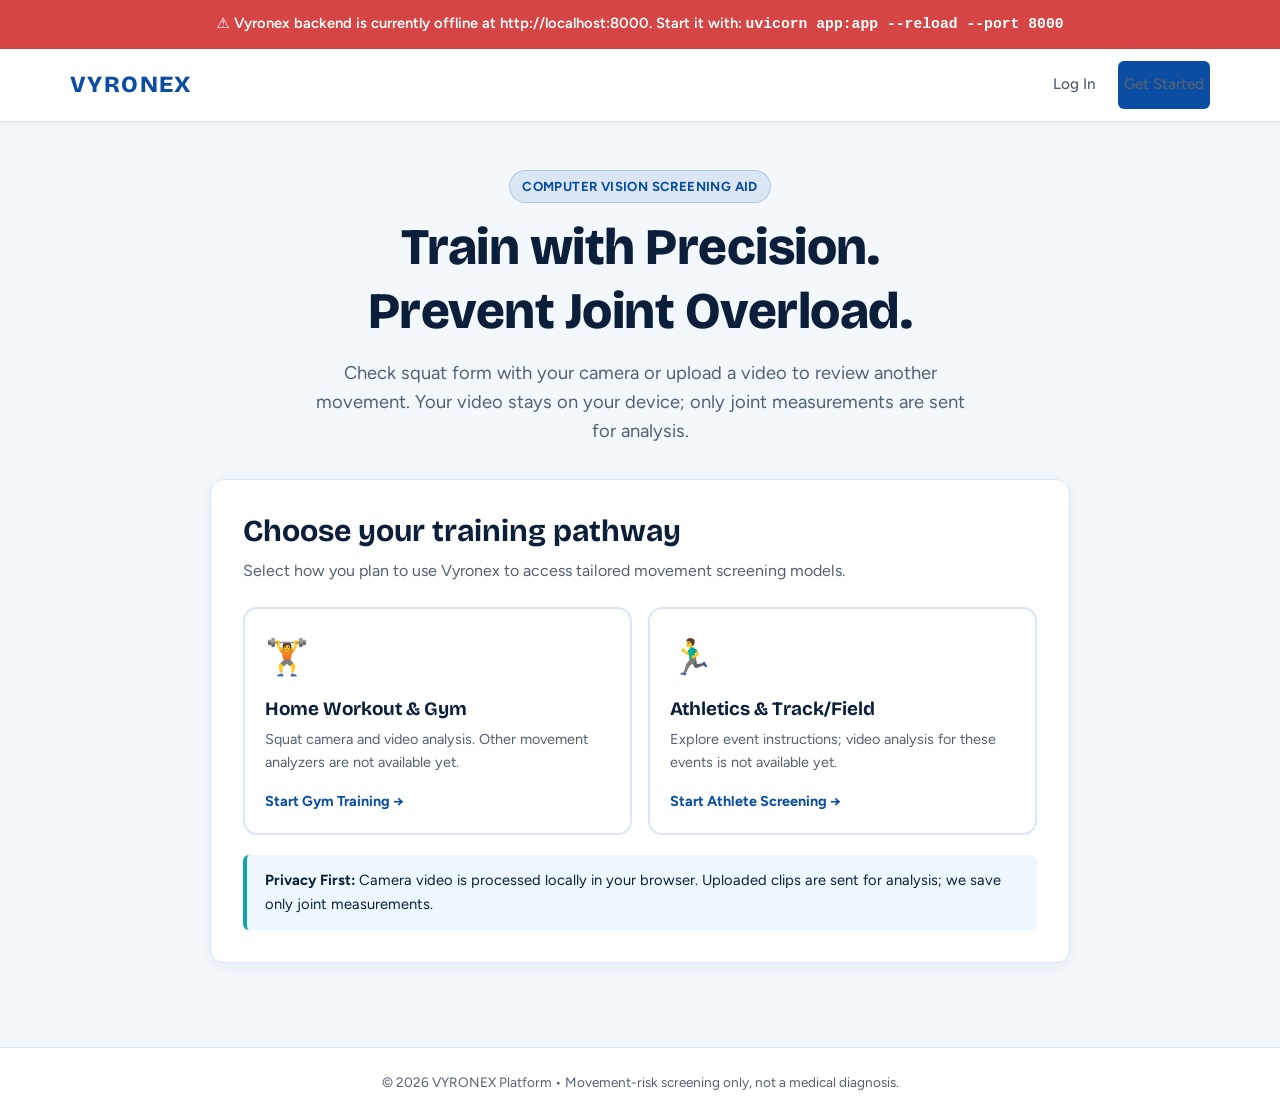
<file: frontend/index.html>
<!doctype html>
<html lang="en">
<head>
  <meta charset="utf-8">
  <meta name="viewport" content="width=device-width, initial-scale=1">
  <title>VYRONEX — AI Injury-Risk & Movement Screening</title>
  <link rel="stylesheet" href="assets/css/style.css">
  <script type="module" src="assets/js/guard.js"></script>
</head>
<body>
  <header class="site-header">
    <div class="header-inner">
      <a class="brand" href="index.html">VYRONEX</a>
      <nav>
        <ul class="nav-links">
          <li><a href="login.html">Log In</a></li>
          <li><a href="signup.html" class="btn btn-primary btn-sm">Get Started</a></li>
        </ul>
      </nav>
    </div>
  </header>

  <main class="main-content" style="max-width: 900px; text-align: center; padding-top: 48px;">
    <div style="margin-bottom: 24px;">
      <span class="badge badge-info" style="margin-bottom: 12px;">Computer Vision Screening Aid</span>
      <h1 style="font-size: clamp(2rem, 5vw, 3.2rem); margin-bottom: 16px;">
        Train with Precision.<br>
        <span class="title-accent">Prevent Joint Overload.</span>
      </h1>
      <p style="font-size: 1.15rem; color: var(--muted); max-width: 650px; margin: 0 auto 32px;">
        Check squat form with your camera or upload a video to review another movement. Your video stays on your device; only joint measurements are sent for analysis.
      </p>
    </div>

    <!-- Role Card Selection -->
    <div class="card" style="text-align: left; padding: 32px; margin-top: 24px;">
      <h2 style="margin-bottom: 8px;">Choose your training pathway</h2>
      <p style="color: var(--muted); margin-bottom: 24px;">Select how you plan to use Vyronex to access tailored movement screening models.</p>

      <div class="role-grid">
        <a href="signup.html?role=gym" class="role-card" style="text-decoration: none;">
          <div style="font-size: 2.2rem; margin-bottom: 8px;">🏋️</div>
          <strong>Home Workout & Gym</strong>
          <span>Squat camera and video analysis. Other movement analyzers are not available yet.</span>
          <div style="margin-top: 16px; color: var(--red); font-weight: 700; font-size: 0.9rem;">Start Gym Training &rarr;</div>
        </a>

        <a href="signup.html?role=athlete" class="role-card" style="text-decoration: none;">
          <div style="font-size: 2.2rem; margin-bottom: 8px;">🏃‍♂️</div>
          <strong>Athletics & Track/Field</strong>
          <span>Explore event instructions; video analysis for these events is not available yet.</span>
          <div style="margin-top: 16px; color: var(--blue-deep); font-weight: 700; font-size: 0.9rem;">Start Athlete Screening &rarr;</div>
        </a>
      </div>

      <div class="info-banner" style="margin-bottom: 0;">
        <strong>Privacy First:</strong> Camera video is processed locally in your browser. Uploaded clips are sent for analysis; we save only joint measurements.
      </div>
    </div>
  </main>

  <footer style="text-align: center; padding: 24px; color: var(--muted); font-size: 0.85rem; border-top: 1px solid var(--line); margin-top: auto; background: #fff;">
    &copy; 2026 VYRONEX Platform &bull; Movement-risk screening only, not a medical diagnosis.
  </footer>
</body>
</html>
</file>
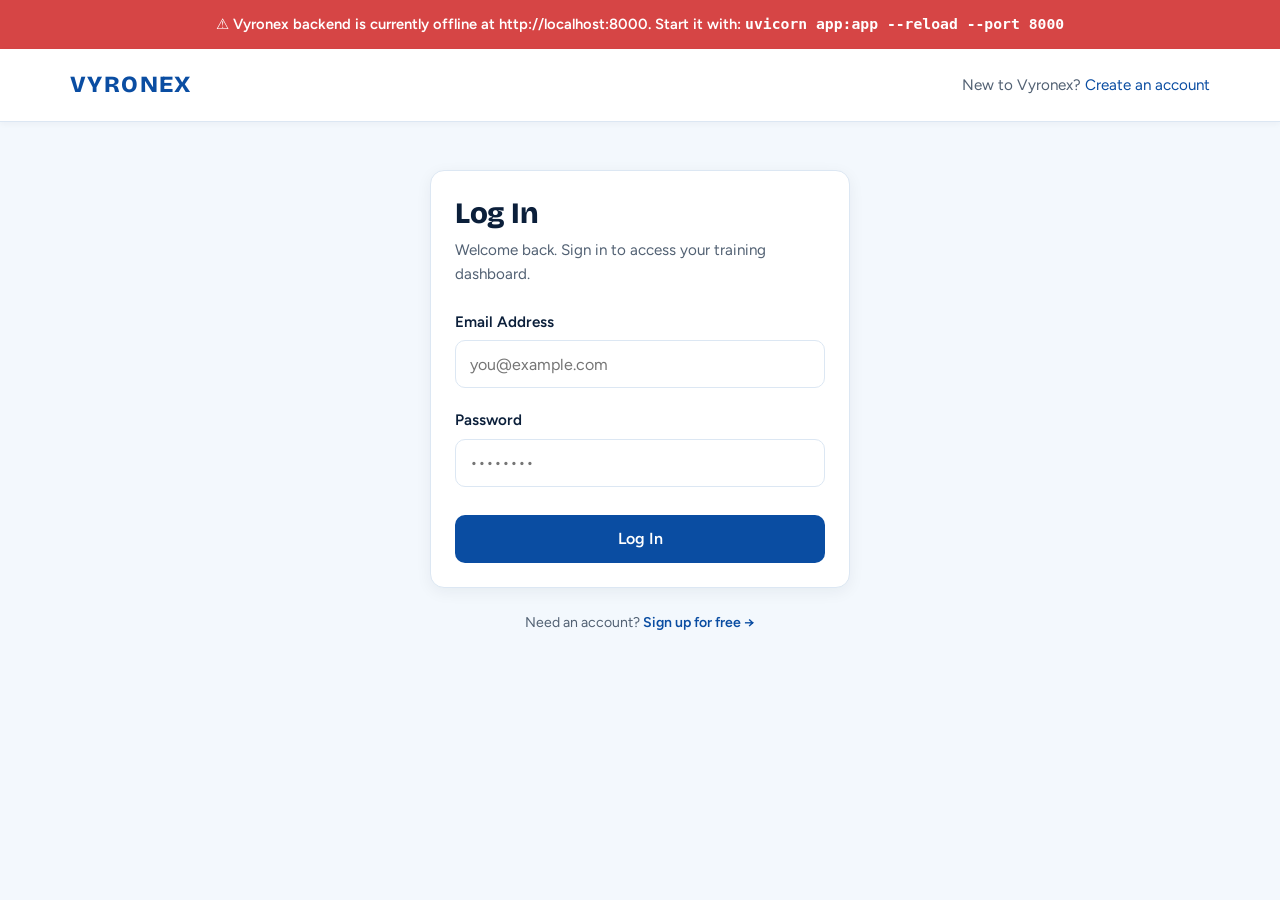
<file: frontend/activity.html>
<!doctype html>
<html lang="en">
<head>
  <meta charset="utf-8">
  <meta name="viewport" content="width=device-width, initial-scale=1">
  <title>Movement Screening | VYRONEX</title>
  <link rel="stylesheet" href="assets/css/style.css">
  <script type="module" src="assets/js/guard.js"></script>
</head>
<body>
  <header class="site-header">
    <div class="header-inner">
      <div style="display: flex; align-items: center; gap: 14px;">
        <a class="brand" href="index.html">VYRONEX</a>
        <span id="header-activity-tag" class="brand-badge">SCREENING</span>
      </div>
      <nav>
        <ul class="nav-links">
          <li><a href="javascript:history.back()">Back to Dashboard</a></li>
          <li><a href="history.html">History</a></li>
          <li><a href="coach.html">Coach</a></li>
          <li><button id="header-logout-btn" class="btn btn-secondary btn-sm">Log Out</button></li>
        </ul>
      </nav>
    </div>
  </header>

  <main class="main-content" style="max-width: 920px;">
    <!-- Invalid Activity Fallback -->
    <div id="invalid-activity-card" class="card" style="text-align: center; padding: 48px 24px;" hidden>
      <div style="font-size: 3rem; margin-bottom: 12px;">⚠️</div>
      <h2 style="margin-bottom: 8px;">Select an Activity First</h2>
      <p style="color: var(--text); max-width: 480px; margin: 0 auto 24px;">
        Please choose an exercise or event from your dashboard to begin a movement review.
      </p>
      <div style="display: flex; justify-content: center; gap: 14px; flex-wrap: wrap;">
        <a href="gym.html" class="btn btn-primary">Gym Dashboard</a>
        <a href="athlete.html" class="btn btn-secondary">Athlete Dashboard</a>
      </div>
    </div>

    <!-- Active Screening View -->
    <div id="screening-view">
      <!-- Title & Instructions -->
      <div style="margin-bottom: 20px;">
        <h1 id="activity-title" style="margin-bottom: 6px;">Bodyweight Squat</h1>
        <p id="activity-desc" style="color: var(--text); font-size: 1.05rem;">
          Screen knee valgus (cave-in), lumbar flexion, and depth symmetry.
        </p>
      </div>

      <!-- Activity Instructions Card -->
      <div class="info-banner" style="margin-bottom: 24px;">
        <strong style="color: var(--primary);">📋 Form Instructions & Camera Positioning:</strong>
        <ul id="instructions-list" style="margin: 6px 0 0 20px; font-size: 0.95rem; line-height: 1.6;">
          <!-- Loaded dynamically from activities.js -->
        </ul>
      </div>

      <!-- Mode Tabs (Camera / Upload) -->
      <div class="tab-row">
        <button id="tab-camera-btn" class="tab-btn active">📷 Use Camera (Live)</button>
        <button id="tab-upload-btn" class="tab-btn">📁 Upload a Video</button>
      </div>

      <!-- Tab 1: Live Camera Screening -->
      <div id="tab-camera-panel" class="camera-panel">
        <div class="live-analysis-layout">
          <div class="camera-wrapper">
            <video id="live-video" playsinline muted autoplay></video>
            <canvas id="live-canvas"></canvas>
            <div id="framing-guide-overlay" class="camera-guide-overlay" style="display: none;"></div>
          </div>
          <aside class="card live-alignment-panel" aria-live="polite">
            <h3>Body alignment</h3>
            <div class="alignment-gauge" id="live-alignment-gauge" data-status="Not assessed">
              <span id="live-alignment-score">—</span>
            </div>
            <span id="live-alignment-status" class="alignment-status">Waiting for pose</span>
            <p id="live-view-guide">Camera view will appear when a pose is detected.</p>
            <div id="live-alignment-metrics" class="alignment-metrics-list">
              <p class="alignment-unassessed">Alignment metrics will appear here.</p>
            </div>
          </aside>
        </div>

        <div id="camera-error" class="alert-error" style="margin-top: 16px;" role="alert" hidden></div>
        <div style="display: flex; justify-content: center; margin-top: 16px;">
          <button id="start-live-btn" class="btn btn-primary">Start camera check</button>
        </div>

        <!-- Live HUD Feedback -->
        <div class="coach-hud">
          <div class="hud-metrics">
            <div>
              <span style="font-size: 0.8rem; color: var(--text); text-transform: uppercase; font-weight: 600;">Completed Reps</span>
              <div id="hud-reps" style="font-size: 2rem; font-weight: 800; color: var(--heading);">0</div>
            </div>
            <div>
              <span style="font-size: 0.8rem; color: var(--text); text-transform: uppercase; font-weight: 600;">Phase</span>
              <div id="hud-phase" style="font-size: 1.25rem; font-weight: 700; color: var(--primary); margin-top: 4px;">READY</div>
            </div>
            <div>
              <span style="font-size: 0.8rem; color: var(--text); text-transform: uppercase; font-weight: 600;">Risk Status</span>
              <div style="margin-top: 4px;"><span id="hud-risk-badge" class="badge badge-info">Waiting for first rep</span></div>
            </div>
          </div>

          <div>
            <span style="font-size: 0.8rem; color: var(--text); text-transform: uppercase; font-weight: 600;">Real-Time Coaching Cue</span>
            <div id="hud-cue" class="coach-hud-cue" aria-live="polite">Start the camera check when you are ready.</div>
          </div>
        </div>

        <!-- Collapsible Diagnostic Check Panel -->
        <div id="debug-panel-container"></div>

        <div style="display: flex; justify-content: space-between; align-items: center; margin-top: 18px; flex-wrap: wrap; gap: 14px;">
          <div style="font-size: 0.88rem; color: var(--text);">
            🔊 Voice coaching cues are active.
          </div>
          <button id="finish-workout-btn" class="btn btn-primary" disabled>
            🏁 Finish Workout & View Report
          </button>
        </div>
      </div>

      <!-- Tab 2: Upload Video File -->
      <div id="tab-upload-panel" class="card" hidden>
        <h3 style="margin-top: 0; margin-bottom: 8px;">Upload a Pre-Recorded Video Clip</h3>
        <p id="upload-help" style="color: var(--text); font-size: 0.95rem; margin-bottom: 20px;">
          Squat analysis works best from a front-facing view with your whole body visible. Supported formats: MP4, MOV, WebM; maximum size: 100 MB. Other activity analyzers are not available yet.
        </p>

        <div id="upload-error" class="alert-error" role="alert" hidden></div>

        <form id="upload-form">
          <div class="form-group">
            <input type="file" id="video-file-input" accept="video/mp4,video/quicktime,video/webm" required style="padding: 12px;">
          </div>

          <!-- Progress Bar -->
          <div id="upload-progress-container" style="margin: 18px 0;" hidden>
            <div style="display: flex; justify-content: space-between; font-size: 0.9rem; margin-bottom: 6px;">
              <span id="progress-message" style="color: var(--heading); font-weight: 600;">Processing video frames...</span>
              <span id="progress-percent" style="font-weight: 700; color: var(--secondary);">0%</span>
            </div>
            <div style="background: var(--border); height: 10px; border-radius: 5px; overflow: hidden;">
              <div id="progress-bar-fill" style="width: 0%; height: 100%; background: var(--secondary); transition: width 0.3s ease;"></div>
            </div>
          </div>

          <button type="submit" id="upload-submit-btn" class="btn btn-teal" style="width: 100%;">
            Upload & Analyze Video
          </button>
        </form>
      </div>
    </div>
  </main>

  <script type="module">
    import { requireAuth } from "./assets/js/guard.js";
    import { getActivity } from "./assets/js/activities.js";
    import { startLiveSession, stopLiveSession } from "./assets/js/live.js";
    import { uploadAndAnalyzeVideo } from "./assets/js/upload.js";
    import { initDebugPanel } from "./assets/js/debug.js";

    let activeActivity = null;

    async function init() {
      const user = await requireAuth();
      if (!user) return;

      initDebugPanel("debug-panel-container");

      const params = new URLSearchParams(window.location.search);
      const activityId = params.get("activity");
      const cameraError = document.getElementById("camera-error");

      activeActivity = getActivity(activityId);
      if (!activeActivity || activeActivity.category !== user.role) {
        if (activeActivity && activeActivity.category !== user.role) {
          window.location.replace(user.role === "gym" ? "gym.html" : "athlete.html");
          return;
        }
        document.getElementById("invalid-activity-card").hidden = false;
        document.getElementById("screening-view").hidden = true;
        return;
      }

      // Populate Activity Details
      document.getElementById("activity-title").textContent = activeActivity.label;
      document.getElementById("activity-desc").textContent = activeActivity.description;
      document.getElementById("header-activity-tag").textContent = activeActivity.label.toUpperCase();
      if (activeActivity.engine !== "squat_analysis") {
        cameraError.textContent = "Live camera rep analysis currently supports squats. Choose Upload a Video for this movement.";
        cameraError.hidden = false;
      }

      const instList = document.getElementById("instructions-list");
      instList.innerHTML = activeActivity.instructions.map((i) => `<li>${i}</li>`).join("");

      const startButton = document.getElementById("start-live-btn");
      const finishButton = document.getElementById("finish-workout-btn");
      const camTabBtn = document.getElementById("tab-camera-btn");
      const uploadTabBtn = document.getElementById("tab-upload-btn");
      if (activeActivity.engine !== "squat_analysis") {
        startButton.disabled = true;
        startButton.textContent = "Use video upload";
        document.getElementById("upload-help").textContent =
          "Uploaded-video analysis currently supports squats only. This activity's video analyzer is not available yet, so the app will not produce a squat report for it.";
        document.getElementById("upload-submit-btn").disabled = true;
      }

      startButton.addEventListener("click", async () => {
        startButton.disabled = true;
        camTabBtn.disabled = true;
        uploadTabBtn.disabled = true;
        startButton.textContent = "Starting camera...";
        cameraError.hidden = true;
        try {
          await startLiveSession(activityId, handleLiveUpdate);
        } finally {
          if (!liveSessionStarted) {
            startButton.disabled = false;
            startButton.textContent = "Try camera again";
          }
          camTabBtn.disabled = false;
          uploadTabBtn.disabled = false;
        }
      });

      // Finish Workout Button
      finishButton.addEventListener("click", async () => {
        if (!liveSessionStarted) return;
        finishButton.disabled = true;
        cameraError.hidden = true;
        try {
          const sessionId = await stopLiveSession();
          if (!sessionId) throw new Error("No active session was available to finish.");
          window.location.href = `report.html?session=${encodeURIComponent(sessionId)}`;
        } catch (error) {
          cameraError.textContent = `Could not finish the workout: ${error.message}`;
          cameraError.hidden = false;
          finishButton.disabled = false;
        }
      });

      // Tab Switching
      const camPanel = document.getElementById("tab-camera-panel");
      const uploadPanel = document.getElementById("tab-upload-panel");

      camTabBtn.addEventListener("click", async () => {
        camTabBtn.classList.add("active");
        uploadTabBtn.classList.remove("active");
        camPanel.hidden = false;
        uploadPanel.hidden = true;
      });

      uploadTabBtn.addEventListener("click", async () => {
        if (liveSessionStarted) {
          try {
            await stopLiveSession();
            liveSessionStarted = false;
            finishButton.disabled = true;
            startButton.disabled = false;
            startButton.textContent = "Start camera check";
          } catch (error) {
            cameraError.textContent = `Could not end the camera session: ${error.message}`;
            cameraError.hidden = false;
            return;
          }
        }
        uploadTabBtn.classList.add("active");
        camTabBtn.classList.remove("active");
        uploadPanel.hidden = false;
        camPanel.hidden = true;
      });

      // Upload Form
      const uploadForm = document.getElementById("upload-form");
      const fileInput = document.getElementById("video-file-input");
      const uploadErr = document.getElementById("upload-error");
      const progressBox = document.getElementById("upload-progress-container");
      const progressMsg = document.getElementById("progress-message");
      const progressPct = document.getElementById("progress-percent");
      const progressFill = document.getElementById("progress-bar-fill");
      const uploadSubmitBtn = document.getElementById("upload-submit-btn");

      uploadForm.addEventListener("submit", async (e) => {
        e.preventDefault();
        uploadErr.hidden = true;
        const file = fileInput.files[0];
        if (!file) return;

        progressBox.hidden = false;
        uploadSubmitBtn.disabled = true;

        try {
          const sessionId = await uploadAndAnalyzeVideo(file, activityId, ({ percent, message }) => {
            progressFill.style.width = `${percent}%`;
            progressPct.textContent = `${percent}%`;
            progressMsg.textContent = message;
          });

          window.location.href = `report.html?session=${sessionId}`;
        } catch (err) {
          uploadErr.textContent = err.message;
          uploadErr.hidden = false;
          progressBox.hidden = true;
          uploadSubmitBtn.disabled = false;
        }
      });
    }

    let liveSessionStarted = false;

    function handleLiveUpdate(update) {
      const guideOverlay = document.getElementById("framing-guide-overlay");

      if (update.error) {
        const errEl = document.getElementById("camera-error");
        errEl.textContent = update.error;
        errEl.hidden = false;
        return;
      }

      if (update.started) {
        liveSessionStarted = true;
        document.getElementById("finish-workout-btn").disabled = false;
        document.getElementById("start-live-btn").textContent = "Camera check running";
      }

      if (update.guidance) {
        guideOverlay.textContent = update.guidance;
        guideOverlay.style.display = "block";
      } else {
        guideOverlay.style.display = "none";
      }

      if (update.rep_count !== undefined) {
        document.getElementById("hud-reps").textContent = update.rep_count;
      }
      if (update.phase) {
        document.getElementById("hud-phase").textContent = update.phase.toUpperCase();
      }
      if (update.risk_level) {
        const badge = document.getElementById("hud-risk-badge");
        const r = update.risk_level.toUpperCase();
        badge.textContent = r === "HIGH" ? "High risk" : (r === "MODERATE" ? "Watch your form" : "Good");
        badge.className = `badge ${r === "HIGH" ? "badge-risky" : (r === "MODERATE" ? "badge-fix" : "badge-good")}`;
      }
      if (update.cue) {
        document.getElementById("hud-cue").textContent = update.cue;
      }
    }

    init();
  </script>
</body>
</html>
</file>
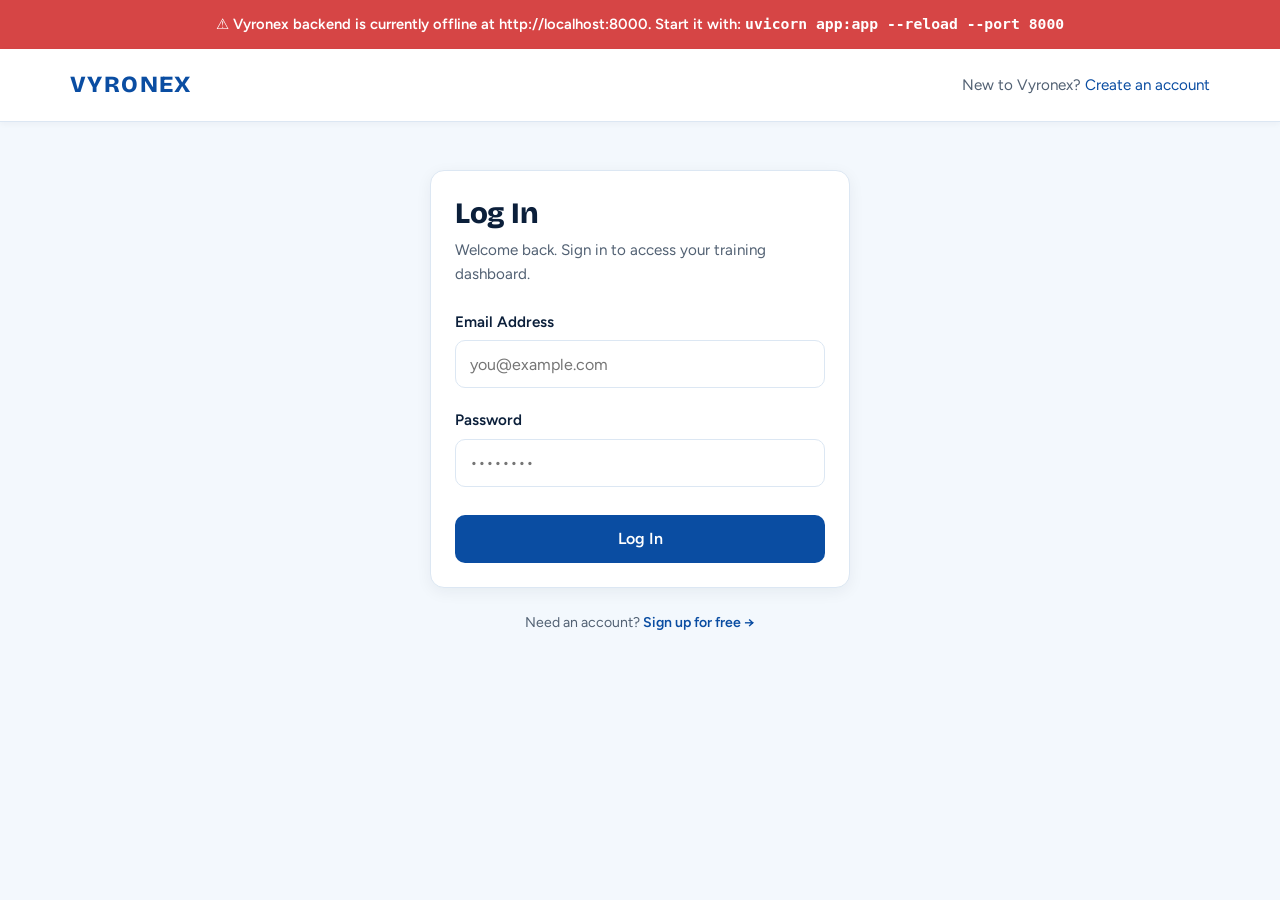
<file: frontend/coach.html>
<!doctype html>
<html lang="en">
<head>
  <meta charset="utf-8">
  <meta name="viewport" content="width=device-width, initial-scale=1">
  <title>AI Biomechanical Coach | VYRONEX</title>
  <link rel="stylesheet" href="assets/css/style.css">
  <script type="module" src="assets/js/guard.js"></script>
</head>
<body>
  <header class="site-header">
    <div class="header-inner">
      <div style="display: flex; align-items: center; gap: 14px;">
        <a class="brand" href="index.html">VYRONEX</a>
        <span class="badge badge-info">AI COACH</span>
      </div>
      <nav>
        <ul class="nav-links">
          <li><a href="javascript:history.back()">Back</a></li>
          <li><a href="history.html">History</a></li>
          <li><a href="coach.html" class="active">Coach</a></li>
          <li><a href="profile.html">Profile</a></li>
          <li><button id="header-logout-btn" class="btn btn-secondary btn-sm">Log Out</button></li>
        </ul>
      </nav>
    </div>
  </header>

  <main class="main-content" style="max-width: 1040px;">
    <!-- Medical Disclaimer Banner -->
    <div class="info-banner" style="border-left: 4px solid var(--warn); background: #FFF7E3; color: var(--heading); margin-bottom: 24px;">
      <strong>⚠️ Medical Notice:</strong> Vyronex AI Coach is a movement-risk screening and technique assistant only, not a medical diagnostic tool. If you have sharp joint pain or repeated high risk, consult a certified physiotherapist.
    </div>

    <div style="display: grid; grid-template-columns: 1.15fr 0.85fr; gap: 24px; align-items: start;">
      <!-- Chat Interface -->
      <div class="card" style="margin-bottom: 0; display: flex; flex-direction: column; min-height: 540px;">
        <h2 style="margin-bottom: 4px;" class="title-accent">Movement Form Assistant</h2>
        <p style="color: var(--muted); font-size: 0.9rem; margin-bottom: 16px;">
          Ask about your joint kinematics, squat depth cues, or corrective drill progressions.
        </p>

        <!-- Message Box -->
        <div id="chat-messages" style="flex: 1; display: flex; flex-direction: column; gap: 12px; overflow-y: auto; max-height: 380px; padding: 12px 6px; border-top: 1px solid var(--line); border-bottom: 1px solid var(--line);" aria-live="polite">
          <div class="chat-msg msg-assistant" style="align-self: flex-start; background: #FFFFFF; border: 1px solid var(--line); color: var(--ink); padding: 14px 18px; border-radius: 14px 14px 14px 2px; max-width: 85%; box-shadow: var(--shadow-sm);">
            👋 Hello! I am your Vyronex Biomechanical Assistant. I have context on your recent movement kinematics and workout history. How can I assist with your technique today?
          </div>
        </div>

        <!-- Chat Form -->
        <form id="coach-chat-form" style="display: flex; gap: 10px; margin-top: 16px;">
          <input type="text" id="coach-user-input" placeholder="e.g., Why do my knees cave in during squats?" required style="flex: 1;">
          <button type="submit" class="btn btn-primary" style="padding: 0 20px;">Send</button>
        </form>
      </div>

      <!-- Quick Corrective Exercise Reference -->
      <div>
        <div class="card" style="margin-bottom: 16px;">
          <h3 style="margin-bottom: 8px;">Targeted Corrective Library</h3>
          <p style="color: var(--muted); font-size: 0.88rem; margin-bottom: 16px;">Evidence-based mobility and stabilization exercises by body area:</p>

          <div style="display: flex; flex-direction: column; gap: 12px;">
            <div style="padding: 10px 14px; background: #fdfaf6; border-radius: 8px; border: 1px solid var(--line);">
              <strong style="color: var(--blue-deep); font-size: 0.95rem;">🦵 Knee Stability</strong>
              <div style="font-size: 0.85rem; color: var(--ink); margin-top: 2px;">Glute bridge, banded lateral squats, eccentric step-downs, quad stretch.</div>
            </div>

            <div style="padding: 10px 14px; background: #fdfaf6; border-radius: 8px; border: 1px solid var(--line);">
              <strong style="color: var(--blue-deep); font-size: 0.95rem;">🧱 Lower Back</strong>
              <div style="font-size: 0.85rem; color: var(--ink); margin-top: 2px;">Bird-dog, dead bug, hip-hinge drills with dowel, hamstring stretch.</div>
            </div>

            <div style="padding: 10px 14px; background: #fdfaf6; border-radius: 8px; border: 1px solid var(--line);">
              <strong style="color: var(--blue-deep); font-size: 0.95rem;">💪 Shoulder / Thoracic</strong>
              <div style="font-size: 0.85rem; color: var(--ink); margin-top: 2px;">Band pull-aparts, scapular push-ups, thoracic extensions.</div>
            </div>

            <div style="padding: 10px 14px; background: #fdfaf6; border-radius: 8px; border: 1px solid var(--line);">
              <strong style="color: var(--blue-deep); font-size: 0.95rem;">🦶 Ankle Mobility</strong>
              <div style="font-size: 0.85rem; color: var(--ink); margin-top: 2px;">Wall ankle mobilizations, soleus calf raises, single-leg balance.</div>
            </div>
          </div>
        </div>
      </div>
    </div>
  </main>

  <script type="module">
    import { requireAuth } from "./assets/js/guard.js";
    import { initCoachChat } from "./assets/js/coach.js";

    async function init() {
      const user = await requireAuth();
      if (!user) return;
      initCoachChat();
    }

    init();
  </script>
</body>
</html>
</file>
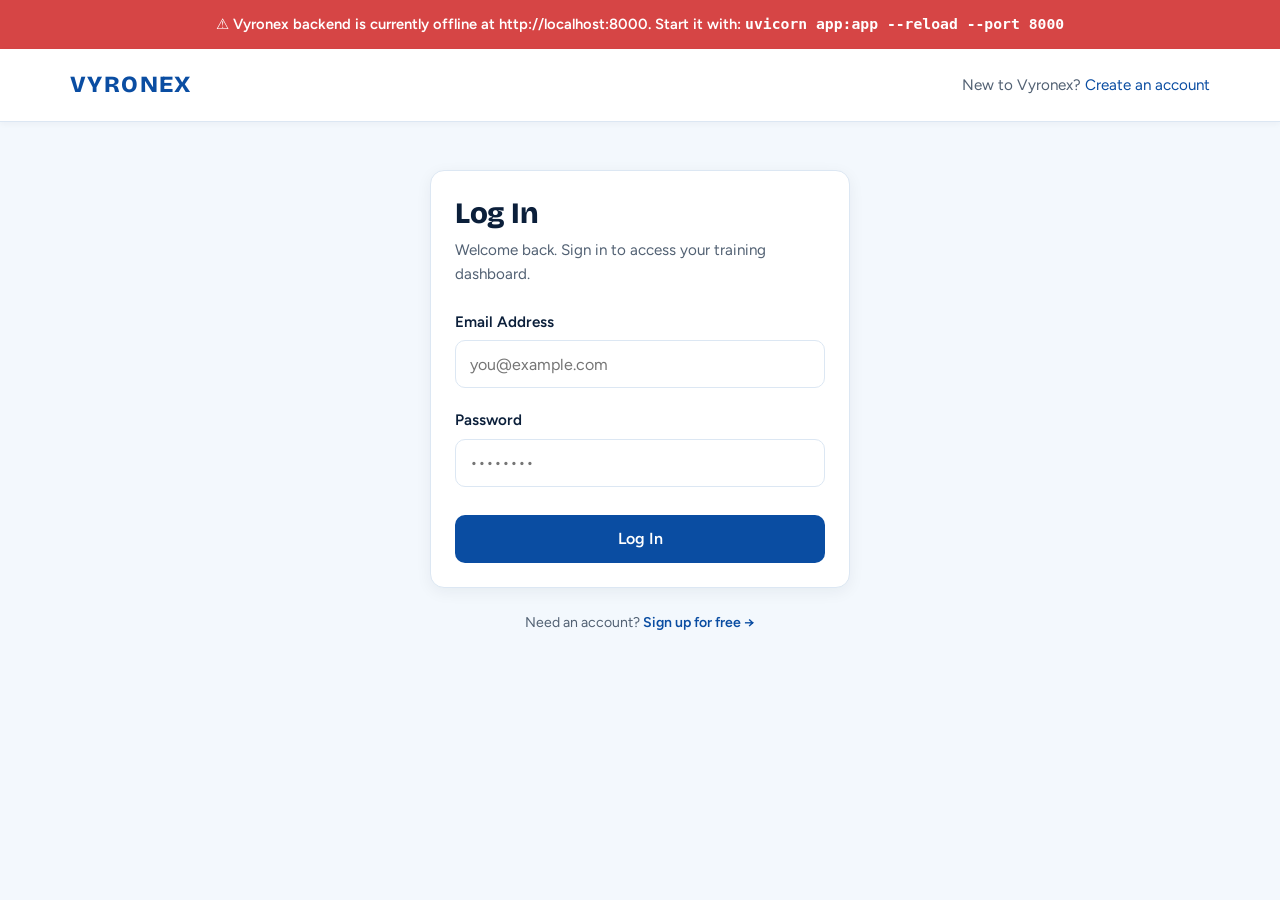
<file: frontend/expert.html>
<!doctype html>
<html lang="en">
<head>
  <meta charset="utf-8">
  <meta name="viewport" content="width=device-width, initial-scale=1">
  <meta name="theme-color" content="#10120f">
  <title>Expert Review Queue & Model Supervision | VYRONEX</title>
  <link rel="stylesheet" href="assets/style.css">
  <style>
    .expert-container {
      width: min(1200px, calc(100% - 40px));
      margin: 30px auto;
      display: flex;
      flex-direction: column;
      gap: 24px;
    }
    .grid-cards {
      display: grid;
      grid-template-columns: repeat(auto-fit, minmax(220px, 1fr));
      gap: 16px;
    }
    .stat-card {
      background: var(--surface);
      border: 1px solid var(--border);
      border-radius: 12px;
      padding: 20px;
    }
    .stat-val {
      font-size: 2rem;
      font-weight: 800;
      color: var(--accent);
      margin-top: 6px;
    }
    .queue-table {
      width: 100%;
      border-collapse: collapse;
      margin-top: 12px;
      font-size: 0.9rem;
    }
    .queue-table th, .queue-table td {
      padding: 12px 14px;
      text-align: left;
      border-bottom: 1px solid var(--border);
    }
    .queue-table th {
      background: var(--surface-raised);
      color: var(--muted);
      font-weight: 600;
      text-transform: uppercase;
      font-size: 0.75rem;
      letter-spacing: 0.05em;
    }
    .badge {
      display: inline-block;
      padding: 3px 8px;
      border-radius: 6px;
      font-size: 0.75rem;
      font-weight: 700;
    }
    .badge-high { background: rgba(239, 68, 68, 0.2); color: #f87171; border: 1px solid rgba(239, 68, 68, 0.3); }
    .badge-mod { background: rgba(245, 158, 11, 0.2); color: #fbbf24; border: 1px solid rgba(245, 158, 11, 0.3); }
    .badge-low { background: rgba(34, 197, 94, 0.2); color: #4ade80; border: 1px solid rgba(34, 197, 94, 0.3); }
    .badge-disputed { background: rgba(217, 70, 239, 0.2); color: #e879f9; border: 1px solid rgba(217, 70, 239, 0.3); }
    .action-btn-sm {
      min-height: 32px;
      padding: 0 12px;
      font-size: 0.8rem;
      border-radius: 6px;
    }
    .modal-backdrop {
      position: fixed;
      inset: 0;
      background: rgba(0,0,0,0.75);
      display: flex;
      align-items: center;
      justify-content: center;
      z-index: 1000;
      backdrop-filter: blur(4px);
    }
  </style>
</head>
<body>
  <header class="site-header">
    <div style="display: flex; align-items: center; gap: 16px;">
      <a class="brand" href="expert.html">VYRONEX</a>
      <span class="badge" style="background: rgba(200, 241, 105, 0.15); color: var(--accent); border: 1px solid var(--accent);">EXPERT PORTAL</span>
    </div>
    <div style="display: flex; align-items: center; gap: 16px;">
      <span id="expert-name" style="color: var(--muted); font-size: 0.9rem;">Expert Reviewer</span>
      <a href="coach.html" class="header-link">AI Coach</a>
      <a href="history.html" class="header-link">Athlete History</a>
      <button id="logout-btn" class="button-link" style="min-height: 36px; padding: 0 14px; font-size: 0.85rem; background: var(--surface-raised); color: #fff; border: 1px solid var(--border);">Log out</button>
    </div>
  </header>

  <main class="expert-container">
    <section>
      <span class="eyebrow">Human-in-the-Loop Supervision</span>
      <h1>Expert Review Queue & Safe Retraining</h1>
      <p style="color: var(--muted); max-width: 750px;">
        Review algorithm predictions flagged as low-confidence (&lt; 0.60) or disputed by athletes. Only coach-confirmed ground truth labels are admitted to model retraining.
      </p>
    </section>

    <!-- Stats -->
    <section class="grid-cards">
      <div class="stat-card">
        <div style="color: var(--muted); font-size: 0.85rem;">Items Awaiting Review</div>
        <div id="queue-count" class="stat-val">0</div>
      </div>
      <div class="stat-card">
        <div style="color: var(--muted); font-size: 0.85rem;">Active Model Version</div>
        <div id="active-version" class="stat-val" style="font-size: 1.5rem; color: #60a5fa;">v1.0.0</div>
      </div>
      <div class="stat-card">
        <div style="color: var(--muted); font-size: 0.85rem;">Review Threshold</div>
        <div class="stat-val" style="font-size: 1.5rem; color: #f59e0b;">&lt; 60% Conf.</div>
      </div>
      <div class="stat-card" style="display: flex; flex-direction: column; justify-content: center;">
        <button id="trigger-retrain-btn" style="width: 100%;">⚡ Trigger Safe Retrain</button>
        <span id="retrain-status" style="font-size: 0.75rem; color: var(--muted); margin-top: 6px; text-align: center;">Safe champion-challenger loop</span>
      </div>
    </section>

    <!-- Review Queue Table -->
    <section class="stat-card" style="overflow-x: auto;">
      <h2 style="font-size: 1.2rem; margin-top: 0;">Disputed Reps & Low-Confidence Queue</h2>
      <table class="queue-table">
        <thead>
          <tr>
            <th>Rep ID / Session</th>
            <th>Predicted Risk</th>
            <th>Confidence</th>
            <th>Defect / Body Area</th>
            <th>Disputed Flag</th>
            <th>Kinematics</th>
            <th>Action</th>
          </tr>
        </thead>
        <tbody id="queue-tbody">
          <tr><td colspan="7" style="text-align: center; color: var(--muted); padding: 24px;">Loading review queue...</td></tr>
        </tbody>
      </table>
    </section>

    <!-- Model Versions Registry -->
    <section class="stat-card">
      <h2 style="font-size: 1.2rem; margin-top: 0;">Model Version Registry & Rollback History</h2>
      <div id="versions-container" style="display: flex; flex-direction: column; gap: 10px; margin-top: 12px;">
        <div style="color: var(--muted);">Loading version history...</div>
      </div>
    </section>
  </main>

  <!-- Labeling Modal -->
  <div id="label-modal" class="modal-backdrop" hidden>
    <div style="background: var(--surface); border: 1px solid var(--border); border-radius: 12px; width: min(520px, calc(100% - 30px)); padding: 24px;">
      <h3 style="margin-top: 0;">Expert Ground-Truth Review</h3>
      <p id="modal-rep-info" style="color: var(--muted); font-size: 0.85rem; margin-bottom: 16px;"></p>
      
      <form id="expert-label-form">
        <input type="hidden" id="modal-rep-id">
        <div style="display: flex; flex-direction: column; gap: 14px;">
          <div>
            <label style="font-size: 0.85rem; font-weight: 600; display: block; margin-bottom: 6px;">True Risk Level</label>
            <select id="modal-true-risk" style="width: 100%; background: var(--surface-raised); color: #fff; border: 1px solid var(--border); padding: 10px; border-radius: 8px;" required>
              <option value="LOW">LOW Risk (Proper Technique)</option>
              <option value="MODERATE">MODERATE Risk (Minor Technique Flaw)</option>
              <option value="HIGH">HIGH Risk (Critical Safety Fault)</option>
            </select>
          </div>

          <div>
            <label style="font-size: 0.85rem; font-weight: 600; display: block; margin-bottom: 6px;">Fault Type</label>
            <select id="modal-true-defect" style="width: 100%; background: var(--surface-raised); color: #fff; border: 1px solid var(--border); padding: 10px; border-radius: 8px;">
              <option value="none">None (Clean Rep)</option>
              <option value="knee_valgus">Knee Valgus / Inward Collapse</option>
              <option value="back_posture">Spine Flexion / Excessive Lean</option>
              <option value="shallow_depth">Insufficient Squat Depth</option>
              <option value="knee_symmetry">Asymmetrical Loading / Drift</option>
              <option value="movement_control">Rapid / Uncontrolled Descent</option>
            </select>
          </div>

          <div>
            <label style="font-size: 0.85rem; font-weight: 600; display: block; margin-bottom: 6px;">Expert Clinical Notes</label>
            <textarea id="modal-notes" rows="3" style="width: 100%; background: var(--surface-raised); color: #fff; border: 1px solid var(--border); padding: 10px; border-radius: 8px;" placeholder="e.g., Severe right knee valgus during transition from eccentric to concentric phase."></textarea>
          </div>

          <div style="display: flex; justify-content: flex-end; gap: 10px; margin-top: 10px;">
            <button type="button" id="modal-cancel-btn" style="background: var(--surface-raised); color: #fff; border: 1px solid var(--border);">Cancel</button>
            <button type="submit" id="modal-submit-btn">Save Expert Label</button>
          </div>
        </div>
      </form>
    </div>
  </div>

  <script type="module">
    import { apiFetch, requireAuth, logout } from "./assets/auth.js";

    let currentQueue = [];

    async function init() {
      const user = await requireAuth("expert");
      if (!user) return;
      document.getElementById("expert-name").textContent = user.name || "Expert Coach";
      document.getElementById("logout-btn").addEventListener("click", logout);

      await loadQueue();
      await loadVersions();

      document.getElementById("trigger-retrain-btn").addEventListener("click", handleRetrain);
      document.getElementById("modal-cancel-btn").addEventListener("click", () => {
        document.getElementById("label-modal").hidden = true;
      });
      document.getElementById("expert-label-form").addEventListener("submit", handleSaveLabel);
    }

    async function loadQueue() {
      try {
        const res = await apiFetch("/api/expert/queue");
        const data = await res.json();
        currentQueue = data.items || [];
        document.getElementById("queue-count").textContent = data.queue_count || 0;

        const tbody = document.getElementById("queue-tbody");
        if (currentQueue.length === 0) {
          tbody.innerHTML = `<tr><td colspan="7" style="text-align: center; color: var(--accent); padding: 24px;">✓ Review queue is clear. All reps reviewed or high-confidence.</td></tr>`;
          return;
        }

        tbody.innerHTML = currentQueue.map(item => {
          const riskBadge = item.predicted_risk_level === "HIGH" ? "badge-high" : (item.predicted_risk_level === "MODERATE" ? "badge-mod" : "badge-low");
          const disputedBadge = item.disputed ? `<span class="badge badge-disputed">Disputed</span>` : `<span style="color: var(--muted); font-size: 0.8rem;">Auto Low-Conf</span>`;
          const confPct = Math.round((item.model_confidence || 0.85) * 100);

          return `
            <tr>
              <td><code>${item.rep_id.slice(0, 8)}</code> <small style="color: var(--muted);">(Rep #${item.rep_number})</small></td>
              <td><span class="badge ${riskBadge}">${item.predicted_risk_level || "LOW"}</span></td>
              <td><b>${confPct}%</b></td>
              <td>${item.predicted_defect_type || "None"} <small style="color: var(--muted);">(${item.body_area || "general"})</small></td>
              <td>${disputedBadge}</td>
              <td><small style="color: var(--muted); font-family: monospace;">torso: ${item.features?.torso_angle?.toFixed(1) || 'N/A'}°, valgus: ${item.features?.knee_alignment?.toFixed(2) || 'N/A'}</small></td>
              <td><button class="action-btn-sm" onclick="window.openLabelModal('${item.rep_id}')">Review & Label</button></td>
            </tr>
          `;
        }).join("");
      } catch (err) {
        document.getElementById("queue-tbody").innerHTML = `<tr><td colspan="7" style="color: var(--danger);">${err.message}</td></tr>`;
      }
    }

    async function loadVersions() {
      try {
        const res = await apiFetch("/api/expert/versions");
        const data = await res.json();
        const versions = data.versions || [];

        const active = versions.find(v => v.active);
        if (active) {
          document.getElementById("active-version").textContent = active.version;
        }

        const container = document.getElementById("versions-container");
        if (versions.length === 0) {
          container.innerHTML = `<div style="color: var(--muted);">No model versions registered yet.</div>`;
          return;
        }

        container.innerHTML = versions.slice().reverse().map(v => {
          const statusBadge = v.active
            ? `<span class="badge" style="background: rgba(34, 197, 94, 0.2); color: #4ade80;">ACTIVE CHAMPION</span>`
            : `<span class="badge" style="background: rgba(148, 163, 184, 0.2); color: #94a3b8;">ARCHIVED</span>`;
          const metrics = v.metrics || {};
          const note = v.rejection_reason ? `<div style="color: #f87171; font-size: 0.8rem; margin-top: 4px;">Rejected: ${v.rejection_reason}</div>` : "";

          return `
            <div style="background: var(--surface-raised); border: 1px solid var(--border); border-radius: 8px; padding: 12px 16px; display: flex; justify-content: space-between; align-items: center;">
              <div>
                <strong>${v.version}</strong> &nbsp; ${statusBadge} &nbsp; <small style="color: var(--muted);">Trained: ${new Date(v.trained_at).toLocaleDateString()}</small>
                <div style="font-size: 0.85rem; color: #d1d5db; margin-top: 4px;">
                  Accuracy: <b>${((metrics.accuracy || 0) * 100).toFixed(1)}%</b> | High-Risk Recall: <b>${((metrics.high_risk_recall || 0) * 100).toFixed(1)}%</b> | Samples: ${v.sample_count || 0}
                </div>
                ${note}
              </div>
            </div>
          `;
        }).join("");
      } catch (err) {
        console.error("Failed to load versions", err);
      }
    }

    window.openLabelModal = function(repId) {
      const item = currentQueue.find(i => i.rep_id === repId);
      if (!item) return;

      document.getElementById("modal-rep-id").value = repId;
      document.getElementById("modal-rep-info").textContent = `Reviewing Rep #${item.rep_number} | Predicted: ${item.predicted_risk_level} (${Math.round((item.model_confidence || 0.85)*100)}% conf.)`;
      document.getElementById("modal-true-risk").value = item.predicted_risk_level || "LOW";
      document.getElementById("modal-true-defect").value = item.predicted_defect_type || "none";
      document.getElementById("modal-notes").value = item.user_comment ? `User comment: "${item.user_comment}"` : "";
      document.getElementById("label-modal").hidden = false;
    };

    async function handleSaveLabel(e) {
      e.preventDefault();
      const repId = document.getElementById("modal-rep-id").value;
      const trueRisk = document.getElementById("modal-true-risk").value;
      const trueDefect = document.getElementById("modal-true-defect").value;
      const notes = document.getElementById("modal-notes").value;

      try {
        await apiFetch(`/api/expert/label/${repId}`, {
          method: "POST",
          body: JSON.stringify({
            true_risk_level: trueRisk,
            true_defect_type: trueDefect === "none" ? null : trueDefect,
            notes: notes || null,
          }),
        });

        document.getElementById("label-modal").hidden = true;
        await loadQueue();
      } catch (err) {
        alert("Failed to save label: " + err.message);
      }
    }

    async function handleRetrain() {
      const btn = document.getElementById("trigger-retrain-btn");
      const statusEl = document.getElementById("retrain-status");
      btn.disabled = true;
      btn.textContent = "Retraining in progress...";
      statusEl.textContent = "Executing GroupKFold evaluation against champion...";

      try {
        const res = await apiFetch("/api/expert/retrain", {
          method: "POST",
          body: JSON.stringify({ exercise: "squat", force_activate: false }),
        });
        const result = await res.json();
        
        if (result.status === "activated") {
          statusEl.textContent = `✓ Activated candidate ${result.version} as new champion!`;
          statusEl.style.color = "var(--accent)";
        } else {
          statusEl.textContent = `Champion retained. (${result.rejection_reason || result.message})`;
          statusEl.style.color = "#f59e0b";
        }
        await loadVersions();
      } catch (err) {
        statusEl.textContent = `Retraining error: ${err.message}`;
        statusEl.style.color = "var(--danger)";
      } finally {
        btn.disabled = false;
        btn.textContent = "⚡ Trigger Safe Retrain";
      }
    }

    init();
  </script>
</body>
</html>
</file>
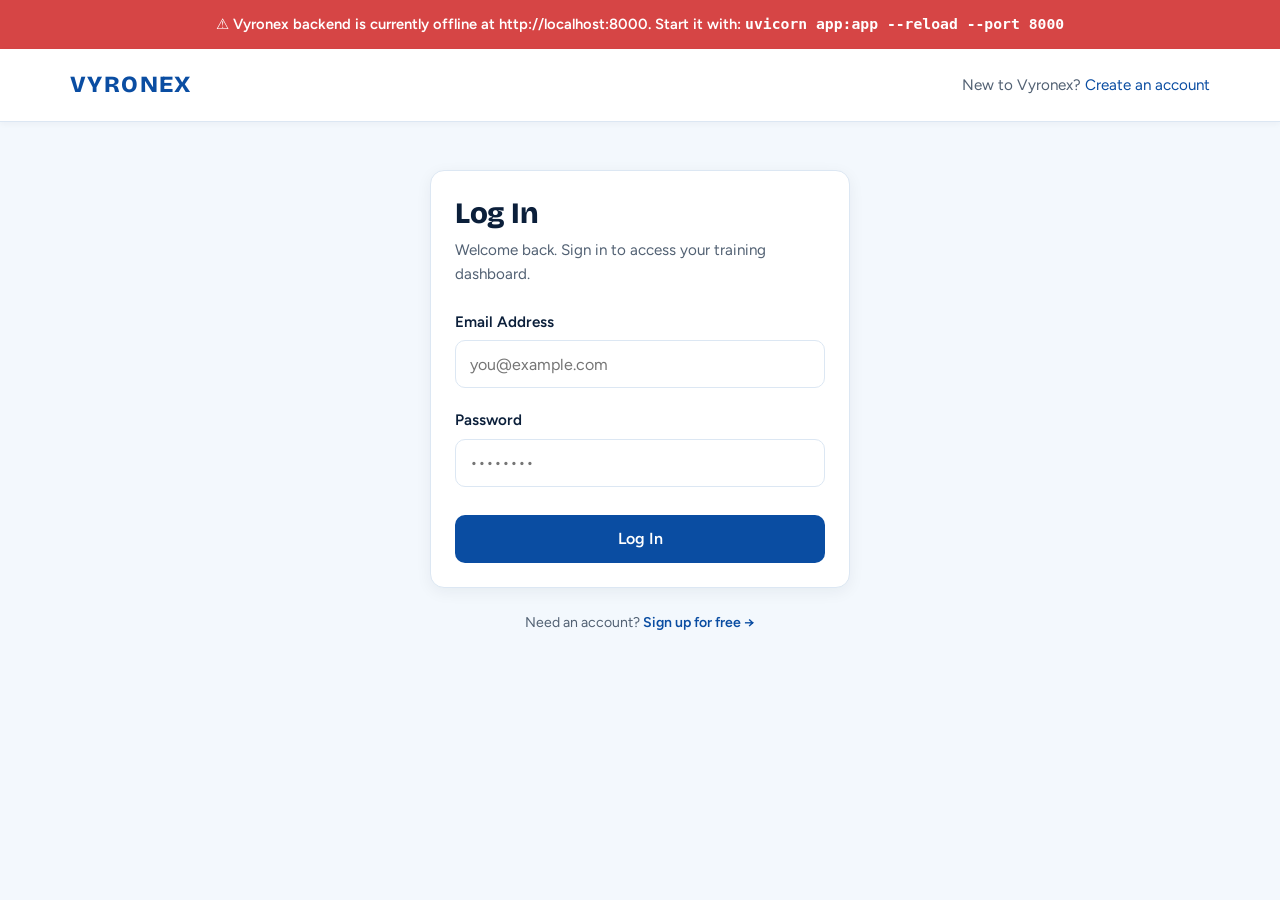
<file: frontend/login.html>
<!doctype html>
<html lang="en">
<head>
  <meta charset="utf-8">
  <meta name="viewport" content="width=device-width, initial-scale=1">
  <title>Log In | VYRONEX</title>
  <link rel="stylesheet" href="assets/css/style.css">
  <script type="module" src="assets/js/guard.js"></script>
</head>
<body>
  <header class="site-header">
    <div class="header-inner">
      <a class="brand" href="index.html">VYRONEX</a>
      <nav>
        <span style="font-size: 0.95rem; color: var(--muted);">New to Vyronex? <a href="signup.html">Create an account</a></span>
      </nav>
    </div>
  </header>

  <main class="main-content" style="max-width: 460px; padding-top: 48px;">
    <div class="card">
      <h1 style="font-size: 1.85rem; margin-bottom: 6px;" class="title-accent">Log In</h1>
      <p style="color: var(--muted); font-size: 0.95rem; margin-bottom: 24px;">Welcome back. Sign in to access your training dashboard.</p>

      <div id="login-error" class="alert-error" role="alert" hidden></div>

      <form id="login-form">
        <div class="form-group">
          <label for="email">Email Address</label>
          <input type="email" id="email" name="email" required autocomplete="email" placeholder="you@example.com">
        </div>

        <div class="form-group">
          <label for="password">Password</label>
          <input type="password" id="password" name="password" required autocomplete="current-password" placeholder="••••••••">
        </div>

        <button type="submit" id="submit-btn" class="btn btn-primary" style="width: 100%; margin-top: 8px;">Log In</button>
      </form>
    </div>

    <div style="text-align: center; color: var(--muted); font-size: 0.88rem;">
      Need an account? <a href="signup.html" style="font-weight: 600;">Sign up for free &rarr;</a>
    </div>
  </main>

  <script type="module">
    import { apiFetch, setToken } from "./assets/js/auth.js";

    const form = document.getElementById("login-form");
    const errorEl = document.getElementById("login-error");
    const btn = document.getElementById("submit-btn");

    form.addEventListener("submit", async (e) => {
      e.preventDefault();
      errorEl.hidden = true;

      const fd = new FormData(form);
      const email = fd.get("email").trim();
      const password = fd.get("password");

      btn.disabled = true;
      btn.innerHTML = `<span class="spinner"></span> Signing in...`;

      try {
        const res = await apiFetch("/api/auth/login", {
          method: "POST",
          body: JSON.stringify({ email, password }),
        });
        const data = await res.json();
        setToken(data.access_token);

        const role = data.role || data.user?.role || "gym";
        window.location.assign(role === "gym" ? "gym.html" : "athlete.html");
      } catch (err) {
        errorEl.textContent = err.message;
        errorEl.hidden = false;
        btn.disabled = false;
        btn.textContent = "Log In";
      }
    });
  </script>
</body>
</html>
</file>
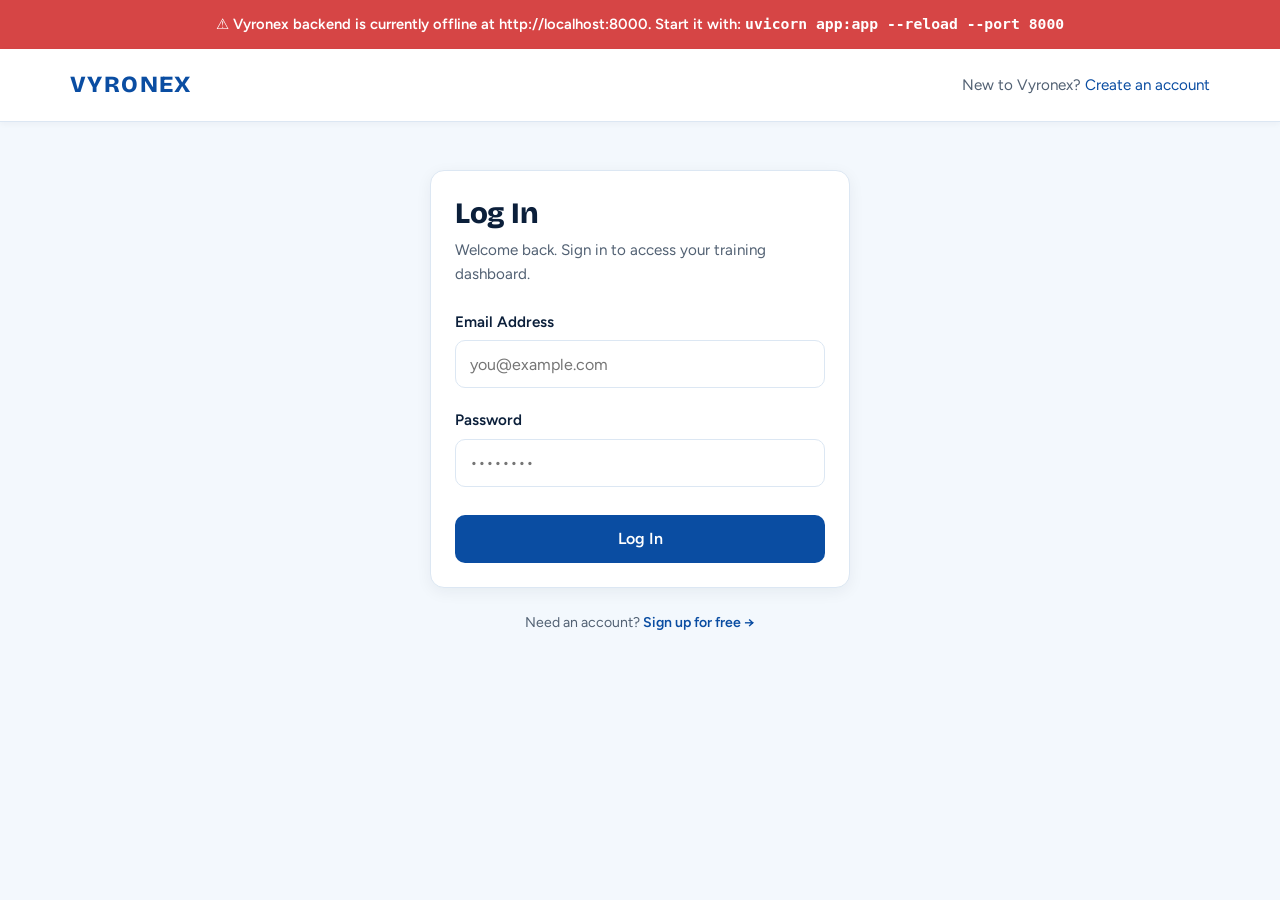
<file: frontend/profile.html>
<!doctype html>
<html lang="en">
<head>
  <meta charset="utf-8">
  <meta name="viewport" content="width=device-width, initial-scale=1">
  <title>Athlete Profile & Consent Settings | VYRONEX</title>
  <link rel="stylesheet" href="assets/css/style.css">
  <script type="module" src="assets/js/guard.js"></script>
</head>
<body>
  <header class="site-header">
    <div class="header-inner">
      <div style="display: flex; align-items: center; gap: 14px;">
        <a class="brand" href="index.html">VYRONEX</a>
        <span class="badge badge-info">SETTINGS</span>
      </div>
      <nav>
        <ul class="nav-links">
          <li><a href="javascript:history.back()">Back</a></li>
          <li><a href="history.html">History</a></li>
          <li><a href="coach.html">Coach</a></li>
          <li><a href="profile.html" class="active">Profile</a></li>
          <li><button id="header-logout-btn" class="btn btn-secondary btn-sm">Log Out</button></li>
        </ul>
      </nav>
    </div>
  </header>

  <main class="main-content" style="max-width: 720px;">
    <div style="margin-bottom: 24px;">
      <span class="eyebrow" style="color: var(--muted); font-size: 0.85rem; font-weight: 600;">ACCOUNT & BIOMETRICS</span>
      <h1 class="title-accent" style="margin-top: 4px;">Athlete Profile Settings</h1>
      <p style="color: var(--muted); font-size: 0.95rem; margin-top: 6px;">Manage your physical parameters and data privacy consent.</p>
    </div>

    <div id="profile-success" class="alert-success" role="alert" hidden></div>
    <div id="profile-error" class="alert-error" role="alert" hidden></div>

    <div class="card">
      <form id="profile-form">
        <div class="form-group">
          <label>Full Name</label>
          <input type="text" id="prof-name" disabled style="background: #f4f3ef; color: var(--muted);">
        </div>

        <div class="form-group">
          <label>Email Address</label>
          <input type="email" id="prof-email" disabled style="background: #f4f3ef; color: var(--muted);">
        </div>

        <div class="form-group">
          <label>Training Role</label>
          <input type="text" id="prof-role" disabled style="background: #f4f3ef; color: var(--muted);">
        </div>

        <div class="responsive-fields">
          <div class="form-group">
            <label for="prof-age">Age</label>
            <input type="number" id="prof-age" name="age" min="13" max="120">
          </div>
          <div class="form-group">
            <label for="prof-height">Height (cm)</label>
            <input type="number" id="prof-height" name="height_cm" min="100" max="250" step="0.1">
          </div>
          <div class="form-group">
            <label for="prof-weight">Weight (kg)</label>
            <input type="number" id="prof-weight" name="weight_kg" min="30" max="300" step="0.1">
          </div>
        </div>

        <div class="form-group">
          <label for="prof-injury">Injury History / Sensitivities</label>
          <input type="text" id="prof-injury" name="injury_history" placeholder="e.g., lower_back, left_knee (comma-separated)">
          <div class="form-help">Helps the AI coach suggest relevant warm-ups and caution notes.</div>
        </div>

        <!-- Consent Toggle -->
        <div style="background: #fdfaf6; border: 1.5px solid var(--line); border-radius: var(--radius-md); padding: 18px; margin: 20px 0;">
          <div style="display: flex; gap: 12px; align-items: flex-start;">
            <input type="checkbox" id="prof-consent" name="data_consent" style="width: 20px; height: 20px; accent-color: var(--red); margin-top: 2px;">
            <div>
              <label for="prof-consent" style="font-weight: 700; color: var(--ink); cursor: pointer; display: inline;">
                Allow my anonymized movement data to improve the model
              </label>
              <div style="color: var(--muted); font-size: 0.85rem; margin-top: 4px; line-height: 1.5;">
                When enabled, computed joint coordinates (no raw video) assist model calibration. You can withdraw anytime.
              </div>
            </div>
          </div>
        </div>

        <button type="submit" id="save-btn" class="btn btn-primary" style="width: 100%;">
          Save Changes
        </button>
      </form>
    </div>

    <!-- Data Privacy & Deletion Card -->
    <div class="card" style="border: 1px solid #fecaca; background: #fffdfd;">
      <h3 style="color: var(--red-deep); margin-top: 0;">Privacy & Right to Withdraw</h3>
      <p style="color: var(--muted); font-size: 0.88rem; margin-bottom: 16px;">
        Withdraw training consent and permanently delete all stored movement feature arrays associated with your account.
      </p>
      <button id="delete-data-btn" class="btn btn-secondary btn-sm" style="color: var(--red-deep); border-color: var(--danger);">
        🗑️ Delete My Movement Data & Withdraw Consent
      </button>
    </div>
  </main>

  <script type="module">
    import { requireAuth } from "./assets/js/guard.js";
    import { apiFetch } from "./assets/js/auth.js";

    let currentUser = null;

    async function init() {
      currentUser = await requireAuth();
      if (!currentUser) return;

      document.getElementById("prof-name").value = currentUser.name || "";
      document.getElementById("prof-email").value = currentUser.email || "";
      document.getElementById("prof-role").value = (currentUser.role === "gym" ? "Home Workout / Gym" : "Track & Field Athlete");
      if (currentUser.age) document.getElementById("prof-age").value = currentUser.age;
      if (currentUser.height_cm) document.getElementById("prof-height").value = currentUser.height_cm;
      if (currentUser.weight_kg) document.getElementById("prof-weight").value = currentUser.weight_kg;
      if (currentUser.injury_history) document.getElementById("prof-injury").value = currentUser.injury_history.join(", ");
      document.getElementById("prof-consent").checked = Boolean(currentUser.data_consent);

      const form = document.getElementById("profile-form");
      const successEl = document.getElementById("profile-success");
      const errorEl = document.getElementById("profile-error");
      const saveBtn = document.getElementById("save-btn");

      form.addEventListener("submit", async (e) => {
        e.preventDefault();
        successEl.hidden = true;
        errorEl.hidden = true;

        const age = document.getElementById("prof-age").value;
        const height_cm = document.getElementById("prof-height").value;
        const weight_kg = document.getElementById("prof-weight").value;
        const injuryRaw = document.getElementById("prof-injury").value;
        const data_consent = document.getElementById("prof-consent").checked;

        const injury_history = injuryRaw ? injuryRaw.split(",").map(s => s.trim().toLowerCase()).filter(Boolean) : [];

        const payload = {
          data_consent,
          injury_history,
        };
        if (age) payload.age = parseInt(age, 10);
        if (height_cm) payload.height_cm = parseFloat(height_cm);
        if (weight_kg) payload.weight_kg = parseFloat(weight_kg);

        saveBtn.disabled = true;
        saveBtn.textContent = "Saving...";

        try {
          const res = await apiFetch("/api/auth/profile", {
            method: "PUT",
            body: JSON.stringify(payload),
          });
          const updated = await res.json();
          successEl.textContent = "Profile and consent settings updated successfully.";
          successEl.hidden = false;
        } catch (err) {
          errorEl.textContent = err.message;
          errorEl.hidden = false;
        } finally {
          saveBtn.disabled = false;
          saveBtn.textContent = "Save Changes";
        }
      });

      document.getElementById("delete-data-btn").addEventListener("click", async () => {
        if (!confirm("Are you sure you want to withdraw consent and delete all stored movement features?")) return;

        try {
          await apiFetch("/api/auth/data", { method: "DELETE" });
          document.getElementById("prof-consent").checked = false;
          successEl.textContent = "Your movement features have been deleted and training consent withdrawn.";
          successEl.hidden = false;
        } catch (err) {
          errorEl.textContent = err.message;
          errorEl.hidden = false;
        }
      });
    }

    init();
  </script>
</body>
</html>
</file>
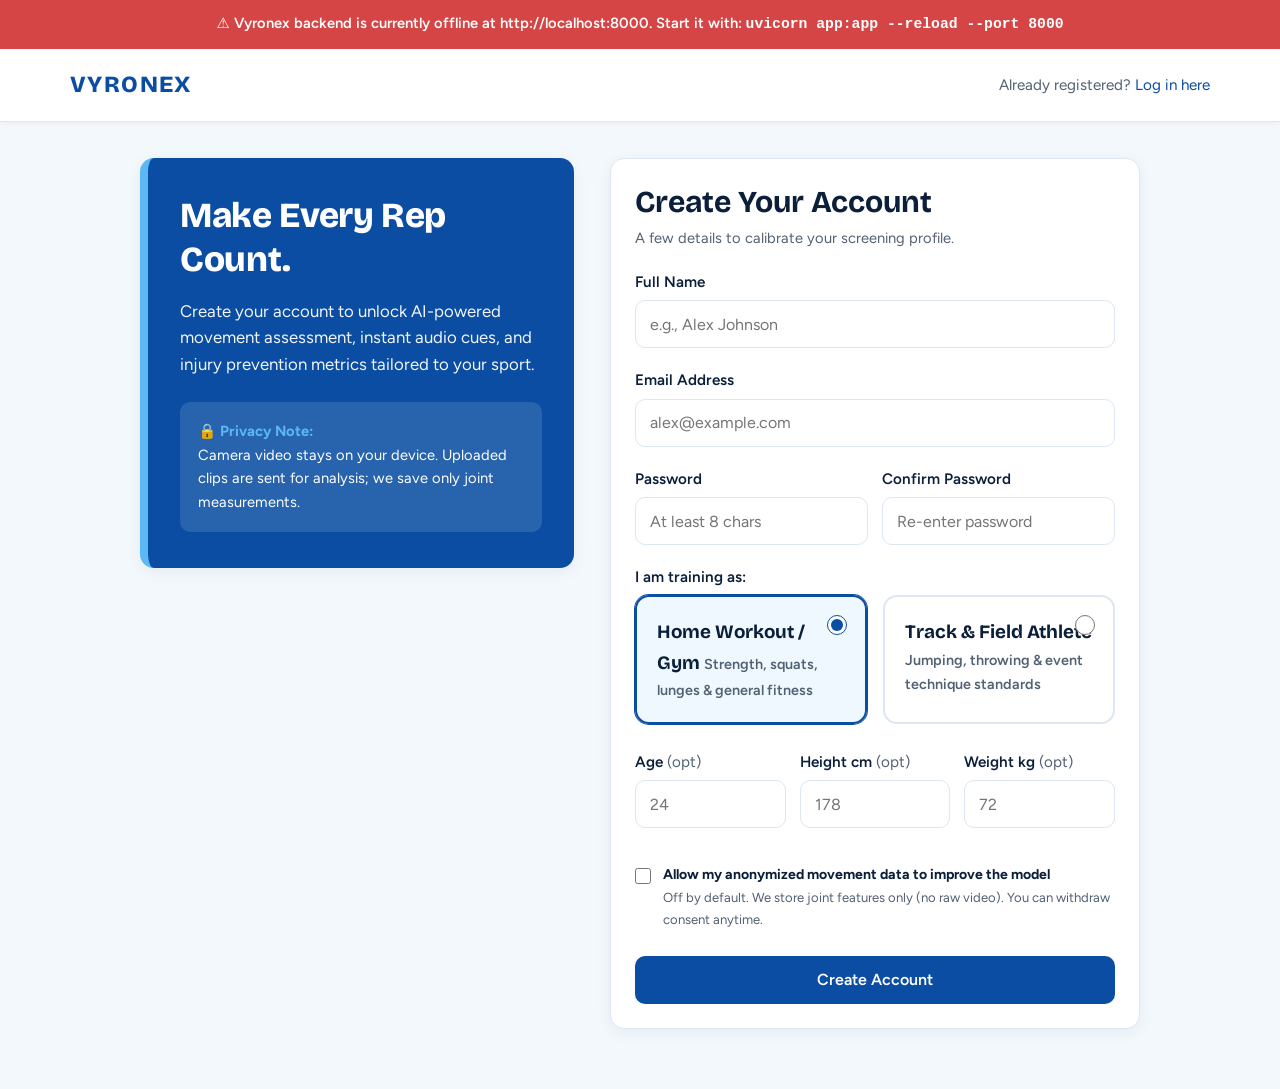
<file: frontend/signup.html>
<!doctype html>
<html lang="en">
<head>
  <meta charset="utf-8">
  <meta name="viewport" content="width=device-width, initial-scale=1">
  <title>Sign Up | VYRONEX</title>
  <link rel="stylesheet" href="assets/css/style.css">
  <script type="module" src="assets/js/guard.js"></script>
</head>
<body>
  <header class="site-header">
    <div class="header-inner">
      <a class="brand" href="index.html">VYRONEX</a>
      <nav>
        <span style="font-size: 0.95rem; color: var(--muted);">Already registered? <a href="login.html">Log in here</a></span>
      </nav>
    </div>
  </header>

  <main class="main-content" style="max-width: 1040px; padding-top: 36px;">
    <div class="signup-layout">
      <!-- Blue Headline Panel -->
      <div style="background: var(--blue); color: var(--white); padding: 36px 32px; border-radius: var(--radius-lg); position: relative; border-left: 8px solid var(--yellow); box-shadow: var(--shadow-md);">
        <h1 style="color: var(--white); font-size: 2.2rem; margin-bottom: 16px;">Make Every Rep Count.</h1>
        <p style="font-size: 1.05rem; opacity: 0.95; line-height: 1.6; margin-bottom: 24px;">
          Create your account to unlock AI-powered movement assessment, instant audio cues, and injury prevention metrics tailored to your sport.
        </p>

        <div style="background: rgba(255, 255, 255, 0.12); padding: 18px; border-radius: var(--radius-md); font-size: 0.92rem;">
          <strong style="color: var(--yellow);">🔒 Privacy Note:</strong><br>
          Camera video stays on your device. Uploaded clips are sent for analysis; we save only joint measurements.
        </div>
      </div>

      <!-- Signup Card -->
      <div class="card" style="margin-bottom: 0;">
        <h2 style="margin-bottom: 6px;" class="title-accent">Create Your Account</h2>
        <p style="color: var(--muted); font-size: 0.92rem; margin-bottom: 20px;">A few details to calibrate your screening profile.</p>

        <div id="signup-error" class="alert-error" role="alert" hidden></div>

        <form id="signup-form">
          <div class="form-group">
            <label for="name">Full Name</label>
            <input type="text" id="name" name="name" required maxlength="120" placeholder="e.g., Alex Johnson" autocomplete="name">
          </div>

          <div class="form-group">
            <label for="email">Email Address</label>
            <input type="email" id="email" name="email" required maxlength="254" placeholder="alex@example.com" autocomplete="email">
          </div>

          <div class="signup-password-fields">
            <div class="form-group">
              <label for="password">Password</label>
              <input type="password" id="password" name="password" required minlength="8" placeholder="At least 8 chars" autocomplete="new-password">
            </div>
            <div class="form-group">
              <label for="confirm-password">Confirm Password</label>
              <input type="password" id="confirm-password" name="confirm_password" required minlength="8" placeholder="Re-enter password" autocomplete="new-password">
            </div>
          </div>

          <!-- Role Cards -->
          <div class="form-group">
            <label>I am training as:</label>
            <div class="role-grid" style="margin-top: 6px;">
              <label class="role-card selected" id="role-gym-label">
                <input type="radio" name="role" value="gym" checked>
                <strong>Home Workout / Gym</strong>
                <span>Strength, squats, lunges & general fitness</span>
              </label>
              <label class="role-card" id="role-athlete-label">
                <input type="radio" name="role" value="athlete">
                <strong>Track & Field Athlete</strong>
                <span>Jumping, throwing & event technique standards</span>
              </label>
            </div>
          </div>

          <!-- Optional Biometrics -->
          <div class="responsive-fields">
            <div class="form-group">
              <label for="age">Age <span style="font-weight: 400; color: var(--muted);">(opt)</span></label>
              <input type="number" id="age" name="age" min="13" max="120" placeholder="24">
            </div>
            <div class="form-group">
              <label for="height_cm">Height cm <span style="font-weight: 400; color: var(--muted);">(opt)</span></label>
              <input type="number" id="height_cm" name="height_cm" min="100" max="250" placeholder="178">
            </div>
            <div class="form-group">
              <label for="weight_kg">Weight kg <span style="font-weight: 400; color: var(--muted);">(opt)</span></label>
              <input type="number" id="weight_kg" name="weight_kg" min="30" max="300" placeholder="72">
            </div>
          </div>

          <!-- Data Consent Toggle -->
          <div style="display: flex; gap: 12px; align-items: flex-start; margin: 16px 0 24px;">
            <input type="checkbox" id="data_consent" name="data_consent" style="width: 20px; height: 20px; accent-color: var(--red); margin-top: 2px;">
            <label for="data_consent" style="font-size: 0.88rem; color: var(--ink); cursor: pointer;">
              <strong>Allow my anonymized movement data to improve the model</strong><br>
              <span style="color: var(--muted); font-size: 0.82rem;">Off by default. We store joint features only (no raw video). You can withdraw consent anytime.</span>
            </label>
          </div>

          <button type="submit" id="submit-btn" class="btn btn-primary" style="width: 100%;">Create Account</button>
        </form>
      </div>
    </div>
  </main>

  <script type="module">
    import { apiFetch, setToken } from "./assets/js/auth.js";

    // Update selected role card style
    const gymLabel = document.getElementById("role-gym-label");
    const athleteLabel = document.getElementById("role-athlete-label");
    document.querySelectorAll('input[name="role"]').forEach(radio => {
      radio.addEventListener("change", () => {
        if (radio.value === "gym") {
          gymLabel.classList.add("selected");
          athleteLabel.classList.remove("selected");
        } else {
          athleteLabel.classList.add("selected");
          gymLabel.classList.remove("selected");
        }
      });
    });

    // Check query params for preselected role
    const params = new URLSearchParams(window.location.search);
    if (params.get("role") === "athlete") {
      const radio = document.querySelector('input[value="athlete"]');
      if (radio) {
        radio.checked = true;
        radio.dispatchEvent(new Event("change"));
      }
    }

    // Form submit
    const form = document.getElementById("signup-form");
    const errorEl = document.getElementById("signup-error");
    const btn = document.getElementById("submit-btn");

    form.addEventListener("submit", async (e) => {
      e.preventDefault();
      errorEl.hidden = true;

      const fd = new FormData(form);
      const password = fd.get("password");
      const confirmPassword = fd.get("confirm_password");

      if (password !== confirmPassword) {
        errorEl.textContent = "Passwords do not match.";
        errorEl.hidden = false;
        return;
      }

      const payload = {
        name: fd.get("name").trim(),
        email: fd.get("email").trim(),
        password,
        role: fd.get("role"),
        data_consent: fd.get("data_consent") === "on",
      };

      if (fd.get("age")) payload.age = parseInt(fd.get("age"), 10);
      if (fd.get("height_cm")) payload.height_cm = parseFloat(fd.get("height_cm"));
      if (fd.get("weight_kg")) payload.weight_kg = parseFloat(fd.get("weight_kg"));

      btn.disabled = true;
      btn.innerHTML = `<span class="spinner"></span> Creating account...`;

      try {
        const res = await apiFetch("/api/auth/signup", {
          method: "POST",
          body: JSON.stringify(payload),
        });
        const data = await res.json();
        setToken(data.access_token);

        const target = payload.role === "gym" ? "gym.html" : "athlete.html";
        window.location.assign(target);
      } catch (err) {
        errorEl.textContent = err.message;
        errorEl.hidden = false;
        btn.disabled = false;
        btn.textContent = "Create Account";
      }
    });
  </script>
</body>
</html>
</file>
<file: frontend/assets/css/style.css>
@import url('https://fonts.googleapis.com/css2?family=Bricolage+Grotesque:opsz,wght@12..96,600;700;800&family=Figtree:wght@400;500;600;700&display=swap');

:root {
  --primary: #0A4DA2;       /* Deep Medical Blue: main buttons, links, active tab, logo */
  --secondary: #14A3A8;     /* Teal: secondary buttons, icons, progress, chart accents */
  --accent: #5BB8F5;        /* Sky Blue: highlights, hover, focus ring, selected states */
  --bg: #F3F8FD;            /* Soft Blue-White: page background */
  --card: #FFFFFF;          /* Cards, forms, panels (1px border #DCE7F3, soft shadow) */
  --heading: #0B1F3A;       /* Dark Navy: all headings */
  --text: #526173;          /* Slate Gray: body and secondary text */
  --success: #22A06B;       /* Green: correct reps and "Good" only */
  --warn: #E8A317;          /* Amber: "Fix / Watch your form" */
  --danger: #D64545;        /* Red: "High risk" */
  --border: #DCE7F3;
  --ink: var(--heading);
  --muted: var(--text);
  --line: var(--border);
  --red: var(--primary);
  --red-deep: var(--danger);
  --yellow: var(--accent);
  --yellow-badge-text: var(--heading);
  --yellow-tint: rgba(91, 184, 245, 0.14);
  --blue: var(--primary);
  --blue-deep: var(--primary);
  --green: var(--success);
  --surface: var(--bg);
  --surface-raised: var(--card);
  --white: var(--card);
  --shadow-sm: 0 2px 6px rgba(11, 31, 58, 0.04);
  --shadow-md: 0 4px 16px rgba(11, 31, 58, 0.06);
  --shadow-lg: 0 10px 28px rgba(11, 31, 58, 0.09);
  --radius-sm: 6px;
  --radius-md: 10px;
  --radius-lg: 14px;
}

.alignment-gauge[data-status="Good"] {
  background: conic-gradient(var(--success) 0deg, #e8edf4 0deg);
}

.alignment-gauge[data-status="Watch"] {
  background: conic-gradient(var(--warn) 0deg, #e8edf4 0deg);
}

.alignment-gauge[data-status="Fix"] {
  background: conic-gradient(var(--danger) 0deg, #e8edf4 0deg);
}

* {
  box-sizing: border-box;
  margin: 0;
  padding: 0;
}

[hidden] {
  display: none !important;
}

body {
  font-family: 'Figtree', system-ui, -apple-system, BlinkMacSystemFont, "Segoe UI", Roboto, sans-serif;
  font-size: 16px;
  line-height: 1.6;
  color: var(--text);
  background-color: var(--bg);
  min-height: 100vh;
  display: flex;
  flex-direction: column;
  -webkit-font-smoothing: antialiased;
}

h1, h2, h3, h4, h5, h6 {
  font-family: 'Bricolage Grotesque', system-ui, sans-serif;
  color: var(--heading);
  line-height: 1.25;
  font-weight: 700;
}

h1 {
  font-size: clamp(1.85rem, 4.5vw, 2.6rem);
  font-weight: 800;
  letter-spacing: -0.01em;
}

h2 {
  font-size: clamp(1.4rem, 3.2vw, 1.9rem);
}

h3 {
  font-size: 1.22rem;
}

a {
  color: var(--primary);
  text-decoration: none;
  transition: color 0.15s ease, opacity 0.15s ease;
}

a:hover {
  text-decoration: underline;
}

a:focus-visible,
button:focus-visible,
input:focus-visible,
select:focus-visible,
textarea:focus-visible {
  outline: 3px solid var(--accent);
  outline-offset: 2px;
}

/* Header & Top Navigation */
.site-header {
  background: var(--card);
  border-bottom: 1px solid var(--border);
  position: sticky;
  top: 0;
  z-index: 100;
  box-shadow: var(--shadow-sm);
}

.header-inner {
  max-width: 1180px;
  margin: 0 auto;
  padding: 0 20px;
  min-height: 72px;
  display: flex;
  align-items: center;
  justify-content: space-between;
  gap: 16px;
}

.brand {
  font-family: 'Bricolage Grotesque', sans-serif;
  font-size: 1.45rem;
  font-weight: 800;
  letter-spacing: 0.06em;
  color: var(--primary);
  text-decoration: none;
  display: inline-flex;
  align-items: center;
  gap: 8px;
}

.brand:hover {
  text-decoration: none;
  opacity: 0.92;
}

.brand-badge {
  font-size: 0.72rem;
  font-weight: 700;
  padding: 2px 8px;
  border-radius: 999px;
  background: rgba(10, 77, 162, 0.08);
  color: var(--primary);
  text-transform: uppercase;
}

.nav-links {
  display: flex;
  align-items: center;
  gap: 16px;
  list-style: none;
  flex-wrap: wrap;
}

.nav-links a {
  color: var(--text);
  font-weight: 500;
  font-size: 0.95rem;
  padding: 8px 6px;
  position: relative;
  min-height: 48px;
  display: inline-flex;
  align-items: center;
}

.nav-links a:hover {
  color: var(--primary);
  text-decoration: none;
}

.nav-links a.active {
  color: var(--primary);
  font-weight: 700;
}

.nav-links a.active::after {
  content: '';
  position: absolute;
  bottom: 8px;
  left: 0;
  right: 0;
  height: 3px;
  background: var(--primary);
  border-radius: 2px;
}

/* Main Container Layout */
.main-content {
  flex: 1;
  max-width: 1180px;
  width: 100%;
  margin: 0 auto;
  padding: 32px 20px 60px;
}

.alignment-dashboard {
  margin-bottom: 30px;
}

.alignment-dashboard-content {
  display: grid;
  gap: 18px;
}

.alignment-dashboard-top,
.alignment-chart-grid {
  display: grid;
  grid-template-columns: repeat(auto-fit, minmax(min(100%, 250px), 1fr));
  gap: 16px;
  align-items: stretch;
}

.alignment-overview,
.body-map-card,
.alignment-focus-card {
  min-height: 210px;
  padding: 18px;
  border: 1px solid var(--border);
  border-radius: var(--radius-md);
  background: var(--card);
}

.alignment-overview {
  display: flex;
  align-items: center;
  gap: 18px;
}

.alignment-dashboard-gauge,
.alignment-gauge {
  --gauge-color: var(--text);
  display: grid;
  place-items: center;
  flex: 0 0 auto;
  width: 120px;
  height: 120px;
  border-radius: 50%;
  background: conic-gradient(var(--gauge-color) 0deg, #e8edf4 0deg);
  position: relative;
}

.alignment-dashboard-gauge::before,
.alignment-gauge::before {
  content: "";
  position: absolute;
  inset: 9px;
  border-radius: 50%;
  background: var(--card);
}

.alignment-dashboard-gauge span,
.alignment-gauge span {
  position: relative;
  display: flex;
  align-items: baseline;
  color: var(--heading);
}

.alignment-dashboard-gauge strong,
.alignment-gauge span {
  font-size: 1.7rem;
  font-weight: 800;
}

.alignment-dashboard-gauge small {
  color: var(--muted);
  font-size: 0.8rem;
}

.alignment-status {
  display: inline-flex;
  align-items: center;
  min-height: 26px;
  padding: 2px 9px;
  border-radius: 999px;
  font-weight: 700;
}

.alignment-status.is-good,
.body-map-part.is-good {
  color: var(--success);
}

.alignment-status.is-watch,
.body-map-part.is-watch {
  color: var(--warn);
}

.alignment-status.is-fix,
.body-map-part.is-fix {
  color: var(--danger);
}

.alignment-status.is-unassessed {
  color: #7b8794;
  background: #edf1f5;
}

.body-map-card {
  text-align: center;
}

.body-map-card svg {
  display: block;
  height: 150px;
  margin: 6px auto;
}

.body-map-part {
  fill: currentColor;
  stroke: currentColor;
  stroke-width: 3px;
  opacity: 0.65;
}

.body-map-limb {
  fill: none;
  stroke-width: 8px;
  stroke-linecap: round;
}

.alignment-legend {
  display: flex;
  flex-wrap: wrap;
  justify-content: center;
  gap: 8px 14px;
  margin: 8px 0;
  font-size: 0.88rem;
}

.alignment-legend span {
  display: inline-flex;
  align-items: center;
  gap: 5px;
}

.alignment-legend i {
  width: 11px;
  height: 11px;
  border-radius: 50%;
  background: #aeb8c2;
}

.alignment-legend i.is-good { background: var(--success); }
.alignment-legend i.is-watch { background: var(--warn); }
.alignment-legend i.is-fix { background: var(--danger); }

.body-map-part.is-unassessed {
  color: #aeb8c2;
}

.alignment-chart {
  height: 190px;
  position: relative;
}

.alignment-chart p {
  padding: 54px 12px;
  text-align: center;
  color: var(--muted);
}

.alignment-focus-card {
  border-left: 4px solid var(--secondary);
}

.live-analysis-layout {
  display: grid;
  grid-template-columns: minmax(0, 1.7fr) minmax(260px, 0.8fr);
  gap: 16px;
  align-items: start;
}

.live-alignment-panel {
  margin: 0;
  padding: 16px;
}

.live-alignment-panel .alignment-gauge {
  width: 100px;
  height: 100px;
  margin: 10px auto 4px;
}

.alignment-metrics-list {
  display: grid;
  gap: 10px;
  margin-top: 12px;
}

.alignment-metric {
  padding-bottom: 8px;
  border-bottom: 1px solid var(--border);
}

.alignment-metric > div:first-child {
  display: flex;
  align-items: center;
  justify-content: space-between;
  gap: 8px;
}

.alignment-metric strong {
  font-size: 0.82rem;
}

.alignment-metric small {
  display: block;
  color: var(--muted);
  font-size: 0.9rem;
}

.alignment-meter {
  height: 6px;
  margin-top: 5px;
  overflow: hidden;
  border-radius: 99px;
  background: #e8edf4;
}

.alignment-meter i {
  display: block;
  height: 100%;
  background: var(--text);
}

.alignment-meter i.is-good { background: var(--success); }
.alignment-meter i.is-watch { background: var(--warn); }
.alignment-meter i.is-fix { background: var(--danger); }
.alignment-unassessed { color: var(--muted); }

.report-alignment-summary {
  display: flex;
  align-items: center;
  gap: 16px;
  margin-bottom: 14px;
}

.report-alignment-summary .alignment-gauge {
  width: 92px;
  height: 92px;
}

.alignment-strip {
  display: flex;
  flex-wrap: wrap;
  gap: 6px;
  margin: 10px 0 16px;
}

.alignment-strip-item {
  width: 26px;
  height: 26px;
  border-radius: 5px;
  border: 1px solid var(--border);
  background: #e8edf4;
}

.alignment-strip-item.is-good { background: var(--success); }
.alignment-strip-item.is-watch { background: var(--warn); }
.alignment-strip-item.is-fix { background: var(--danger); }

.alignment-report-table {
  width: 100%;
  border-collapse: collapse;
}

.alignment-report-table th,
.alignment-report-table td {
  padding: 9px;
  border-bottom: 1px solid var(--border);
  text-align: left;
  vertical-align: top;
}

.alignment-report-table th {
  color: var(--card);
  background: var(--primary);
}

@media (max-width: 760px) {
  .live-analysis-layout {
    grid-template-columns: 1fr;
  }

  .alignment-overview {
    min-height: auto;
  }
}

/* Cards & Panels */
.card {
  background: var(--card);
  border: 1px solid var(--border);
  border-radius: var(--radius-lg);
  padding: 24px;
  box-shadow: var(--shadow-md);
  margin-bottom: 24px;
}

.card-title {
  font-size: 1.25rem;
  margin-bottom: 12px;
  color: var(--heading);
  display: flex;
  align-items: center;
  justify-content: space-between;
}

/* Buttons */
button, .btn {
  font-family: inherit;
  font-size: 1rem;
  font-weight: 600;
  min-height: 48px;
  padding: 10px 24px;
  border-radius: var(--radius-md);
  border: 0;
  cursor: pointer;
  display: inline-flex;
  align-items: center;
  justify-content: center;
  gap: 8px;
  text-decoration: none;
  transition: all 0.15s ease-in-out;
}

button:disabled, .btn:disabled {
  opacity: 0.55;
  cursor: not-allowed;
}

.btn-primary {
  background: var(--primary);
  color: var(--card);
}

.btn-primary:hover:not(:disabled) {
  background: #083d82;
  text-decoration: none;
  transform: translateY(-1px);
  box-shadow: var(--shadow-sm);
}

.btn-secondary {
  background: transparent;
  color: var(--secondary);
  border: 2px solid var(--secondary);
}

.btn-secondary:hover:not(:disabled) {
  background: rgba(20, 163, 168, 0.08);
  text-decoration: none;
}

.btn-teal {
  background: var(--secondary);
  color: var(--card);
}

.btn-teal:hover:not(:disabled) {
  background: #0f868a;
  text-decoration: none;
}

.btn-sm {
  min-height: 48px;
  padding: 6px 14px;
  font-size: 0.88rem;
  border-radius: var(--radius-sm);
}

/* Status Badges with Words and Specific Colors */
.badge {
  display: inline-flex;
  align-items: center;
  gap: 5px;
  padding: 5px 12px;
  border-radius: 999px;
  font-size: 0.82rem;
  font-weight: 700;
  letter-spacing: 0.03em;
  text-transform: uppercase;
  white-space: nowrap;
}

.badge-good {
  background: var(--success);
  color: var(--heading);
}

.badge-fix {
  background: var(--warn);
  color: var(--heading);
}

.badge-risky {
  background: var(--danger);
  color: #FFFFFF;
}

.badge-info {
  background: rgba(10, 77, 162, 0.1);
  color: var(--primary);
  border: 1px solid rgba(10, 77, 162, 0.2);
}

/* Form Styles */
.form-group {
  margin-bottom: 20px;
}

.form-group label {
  display: block;
  font-weight: 600;
  font-size: 0.95rem;
  margin-bottom: 6px;
  color: var(--heading);
}

.form-help {
  font-size: 0.85rem;
  color: var(--text);
  margin-top: 4px;
}

input[type="text"],
input[type="email"],
input[type="password"],
input[type="number"],
input[type="date"],
select,
textarea {
  width: 100%;
  min-height: 48px;
  padding: 10px 14px;
  font-family: inherit;
  font-size: 1rem;
  color: var(--heading);
  background: var(--card);
  border: 1.5px solid var(--border);
  border-radius: var(--radius-md);
  transition: border-color 0.15s ease, box-shadow 0.15s ease;
}

input:focus, select:focus, textarea:focus {
  border-color: var(--primary);
  box-shadow: 0 0 0 3px rgba(91, 184, 245, 0.35);
}

/* Role Selector Cards */
.role-grid {
  display: grid;
  grid-template-columns: 1fr 1fr;
  gap: 16px;
  margin-bottom: 20px;
}

@media (max-width: 600px) {
  .role-grid {
    grid-template-columns: 1fr;
  }
}

.role-card {
  border: 2px solid var(--border);
  border-radius: var(--radius-lg);
  padding: 20px;
  background: var(--card);
  cursor: pointer;
  transition: all 0.2s ease;
  display: flex;
  flex-direction: column;
  position: relative;
}

.role-card:hover {
  border-color: var(--accent);
}

.role-card.selected {
  background: rgba(91, 184, 245, 0.1);
  border-color: var(--primary);
  box-shadow: 0 0 0 1px var(--primary);
}

.role-card input[type="radio"] {
  position: absolute;
  top: 18px;
  right: 18px;
  width: 20px;
  height: 20px;
  accent-color: var(--primary);
}

.role-card strong {
  font-family: 'Bricolage Grotesque', sans-serif;
  font-size: 1.18rem;
  color: var(--heading);
  margin-bottom: 4px;
}

.role-card span {
  font-size: 0.9rem;
  color: var(--text);
}

/* Info & Medical Disclaimer Banners */
.info-banner {
  background: #eef7fd;
  border-left: 4px solid var(--secondary);
  padding: 14px 18px;
  border-radius: var(--radius-sm);
  margin-bottom: 20px;
  color: var(--heading);
  font-size: 0.92rem;
}

.medical-disclaimer {
  background: #fdf5f5;
  border-left: 4px solid var(--danger);
  padding: 14px 18px;
  border-radius: var(--radius-sm);
  color: #7a1e1e;
  font-size: 0.88rem;
  margin-top: 24px;
}

.alert-error {
  background: #fdf2f2;
  border: 1px solid #f8d7d7;
  color: var(--danger);
  padding: 14px 18px;
  border-radius: var(--radius-md);
  margin-bottom: 20px;
  font-size: 0.95rem;
}

.alert-success {
  background: #f0faf5;
  border: 1px solid #c9eee0;
  color: var(--success);
  padding: 14px 18px;
  border-radius: var(--radius-md);
  margin-bottom: 20px;
  font-size: 0.95rem;
}

/* Backend Offline Warning Bar */
.backend-banner {
  background: var(--danger);
  color: #FFFFFF;
  padding: 12px 20px;
  text-align: center;
  font-weight: 600;
  font-size: 0.92rem;
}

/* Tables */
.table-responsive {
  overflow-x: auto;
  border-radius: var(--radius-md);
  border: 1px solid var(--border);
  background: var(--card);
}

.data-table {
  width: 100%;
  border-collapse: collapse;
  text-align: left;
}

.data-table th {
  background: var(--primary);
  color: #FFFFFF;
  font-family: 'Bricolage Grotesque', sans-serif;
  font-weight: 700;
  padding: 14px 16px;
  font-size: 0.92rem;
  letter-spacing: 0.02em;
}

.data-table td {
  padding: 14px 16px;
  border-bottom: 1px solid var(--border);
  font-size: 0.95rem;
}

.data-table tbody tr:hover {
  background-color: #f7fafd;
  cursor: pointer;
}

/* Activity Grid */
.activity-grid {
  display: grid;
  grid-template-columns: repeat(auto-fill, minmax(260px, 1fr));
  gap: 20px;
  margin-top: 20px;
}

.activity-card {
  background: var(--card);
  border: 1px solid var(--border);
  border-radius: var(--radius-lg);
  padding: 24px;
  box-shadow: var(--shadow-md);
  display: flex;
  flex-direction: column;
  justify-content: space-between;
  transition: transform 0.2s ease, box-shadow 0.2s ease, border-color 0.2s ease;
  text-decoration: none;
  color: inherit;
}

.activity-card:hover {
  transform: translateY(-3px);
  box-shadow: var(--shadow-lg);
  border-color: var(--secondary);
  text-decoration: none;
}

.activity-icon {
  font-size: 2.3rem;
  margin-bottom: 12px;
}

.activity-card h3 {
  color: var(--heading);
  margin-bottom: 6px;
}

.activity-card p {
  color: var(--text);
  font-size: 0.92rem;
  margin-bottom: 18px;
  flex: 1;
}

/* Camera & Live Workout Panel */
.camera-panel {
  background: var(--card);
  border: 1px solid var(--border);
  border-top: 4px solid var(--primary);
  border-radius: var(--radius-lg);
  padding: 20px;
  box-shadow: var(--shadow-md);
}

.camera-wrapper {
  position: relative;
  width: 100%;
  max-width: 640px;
  margin: 0 auto;
  aspect-ratio: 4/3;
  background: #000;
  border-radius: var(--radius-md);
  overflow: hidden;
}

.camera-wrapper video, .camera-wrapper canvas {
  position: absolute;
  inset: 0;
  width: 100%;
  height: 100%;
  object-fit: cover;
}

.camera-guide-overlay {
  position: absolute;
  top: 12px;
  left: 12px;
  right: 12px;
  background: rgba(11, 31, 58, 0.85);
  color: #FFFFFF;
  padding: 10px 14px;
  border-radius: var(--radius-sm);
  font-size: 0.9rem;
  font-weight: 600;
  text-align: center;
  z-index: 10;
  backdrop-filter: blur(4px);
}

.coach-hud {
  margin-top: 18px;
  background: #f7fafd;
  border: 1px solid var(--border);
  border-radius: var(--radius-md);
  padding: 18px;
  text-align: center;
}

.coach-hud-cue {
  font-family: 'Bricolage Grotesque', sans-serif;
  font-size: 1.45rem;
  font-weight: 800;
  color: var(--primary);
  min-height: 2.2em;
  display: flex;
  align-items: center;
  justify-content: center;
}

/* Tabs */
.tab-row {
  display: flex;
  gap: 12px;
  border-bottom: 2px solid var(--border);
  margin-bottom: 20px;
}

.tab-btn {
  background: none;
  border: none;
  border-radius: 0;
  padding: 12px 20px;
  font-weight: 600;
  color: var(--text);
  border-bottom: 3px solid transparent;
  margin-bottom: -2px;
}

.tab-btn.active {
  color: var(--primary);
  border-bottom-color: var(--primary);
}

/* Debug / Camera Check Panel */
.debug-panel {
  background: #f4f8fc;
  border: 1px solid var(--border);
  border-radius: var(--radius-md);
  padding: 14px 18px;
  margin-top: 16px;
  font-size: 0.85rem;
  color: var(--heading);
}

.debug-header {
  display: flex;
  width: 100%;
  min-height: 48px;
  justify-content: space-between;
  align-items: center;
  padding: 0;
  border: 0;
  background: transparent;
  color: var(--heading);
  text-align: left;
  cursor: pointer;
  font-weight: 700;
}

.debug-content {
  margin-top: 10px;
  padding-top: 10px;
  border-top: 1px solid var(--border);
  display: grid;
  grid-template-columns: repeat(auto-fit, minmax(180px, 1fr));
  gap: 8px;
}

.signup-layout {
  display: grid;
  grid-template-columns: minmax(0, 0.9fr) minmax(0, 1.1fr);
  gap: 36px;
  align-items: start;
}

.signup-password-fields,
.responsive-fields {
  display: grid;
  gap: 14px;
}

.signup-password-fields {
  grid-template-columns: repeat(2, minmax(0, 1fr));
}

.responsive-fields {
  grid-template-columns: repeat(3, minmax(0, 1fr));
}

.hud-metrics {
  display: grid;
  grid-template-columns: repeat(3, minmax(0, 1fr));
  gap: 12px;
  margin-bottom: 12px;
  border-bottom: 1px solid var(--border);
  padding-bottom: 12px;
}

.report-chart-grid {
  display: grid;
  grid-template-columns: repeat(2, minmax(0, 1fr));
  gap: 20px;
  margin-bottom: 24px;
}

.loading-state {
  display: flex;
  align-items: center;
  justify-content: center;
  gap: 10px;
  min-height: 64px;
  color: var(--text);
}

.rep-detail-button {
  min-height: 48px;
  margin-top: 6px;
  padding: 6px 10px;
  background: rgba(10, 77, 162, 0.08);
  color: var(--primary);
}

.tab-row {
  flex-wrap: wrap;
}

.tab-btn {
  min-height: 48px;
}

/* Loading Spinners */
.spinner {
  display: inline-block;
  width: 20px;
  height: 20px;
  border: 3px solid rgba(0, 0, 0, 0.1);
  border-top-color: currentColor;
  border-radius: 50%;
  animation: spin 0.8s linear infinite;
}

@keyframes spin {
  to { transform: rotate(360deg); }
}

@media (max-width: 760px) {
  .signup-layout {
    grid-template-columns: minmax(0, 1fr);
    gap: 20px;
  }

  .header-inner {
    align-items: flex-start;
    flex-direction: column;
    padding-top: 12px;
    padding-bottom: 12px;
  }

  .header-inner nav,
  .nav-links {
    width: 100%;
  }

  .nav-links {
    gap: 4px 10px;
  }

  .main-content {
    padding: 24px 16px 48px;
  }

  .report-chart-grid {
    grid-template-columns: minmax(0, 1fr);
  }
}

@media (max-width: 480px) {
  .responsive-fields,
  .signup-password-fields {
    grid-template-columns: minmax(0, 1fr);
    gap: 0;
  }

  .hud-metrics {
    grid-template-columns: minmax(0, 1fr);
    text-align: left;
  }

  .tab-row {
    gap: 4px;
  }

  .tab-btn {
    flex: 1 1 140px;
    padding: 10px 12px;
  }
}

@media (prefers-reduced-motion: reduce) {
  * {
    animation-duration: 0.01ms !important;
    transition-duration: 0.01ms !important;
  }
}
</file>
<file: frontend/assets/style.css>
:root {
  color-scheme: dark;
  font-family: Inter, ui-sans-serif, system-ui, -apple-system, BlinkMacSystemFont, "Segoe UI", sans-serif;
  background: #10120f;
  color: #f4f5f1;
  font-synthesis: none;
  text-rendering: optimizeLegibility;
  --surface: #191c18;
  --surface-raised: #20241f;
  --muted: #a4aa9f;
  --accent: #c8f169;
  --border: #343a31;
  --danger: #ff9388;
}

* {
  box-sizing: border-box;
}

body {
  min-width: 320px;
  min-height: 100vh;
  margin: 0;
  background:
    radial-gradient(ellipse at 15% 0%, rgb(200 241 105 / 9%), transparent 42rem),
    #10120f;
}

a {
  color: var(--accent);
}

button,
input {
  font: inherit;
}

button,
.button-link {
  display: inline-flex;
  min-height: 48px;
  align-items: center;
  justify-content: center;
  border: 0;
  border-radius: 10px;
  padding: 0 20px;
  background: var(--accent);
  color: #13170d;
  font-weight: 750;
  text-decoration: none;
  cursor: pointer;
}

button:disabled {
  opacity: 0.65;
  cursor: wait;
}

.site-header {
  display: flex;
  width: min(1120px, calc(100% - 40px));
  min-height: 76px;
  align-items: center;
  justify-content: space-between;
  margin: 0 auto;
  border-bottom: 1px solid rgb(255 255 255 / 8%);
}

.brand {
  color: var(--accent);
  font-size: 1.15rem;
  font-weight: 900;
  letter-spacing: 0.19em;
  text-decoration: none;
}

.header-link {
  color: #e6e9e1;
  font-size: 0.92rem;
  text-decoration: none;
}

.auth-layout {
  display: grid;
  width: min(1040px, calc(100% - 40px));
  min-height: calc(100vh - 77px);
  grid-template-columns: minmax(0, 0.9fr) minmax(380px, 1.1fr);
  align-items: center;
  gap: clamp(40px, 8vw, 110px);
  margin: 0 auto;
  padding: 54px 0;
}

.auth-intro {
  max-width: 420px;
}

.eyebrow {
  color: var(--accent);
  font-size: 0.76rem;
  font-weight: 800;
  letter-spacing: 0.16em;
  text-transform: uppercase;
}

h1,
h2,
p {
  margin-top: 0;
}

.auth-intro h1 {
  margin: 14px 0;
  font-size: clamp(2.7rem, 6vw, 4.7rem);
  line-height: 0.98;
  letter-spacing: -0.065em;
}

.auth-intro p,
.form-note,
.dashboard-copy {
  color: var(--muted);
  line-height: 1.65;
}

.auth-card,
.dashboard-card {
  border: 1px solid var(--border);
  border-radius: 20px;
  padding: clamp(24px, 4vw, 38px);
  background: linear-gradient(145deg, rgb(33 37 31 / 96%), rgb(23 26 22 / 96%));
  box-shadow: 0 28px 80px rgb(0 0 0 / 28%);
}

.auth-card h2 {
  margin-bottom: 8px;
  font-size: 1.75rem;
}

.form-note {
  margin-bottom: 24px;
  font-size: 0.93rem;
}

.form-grid {
  display: grid;
  grid-template-columns: repeat(2, minmax(0, 1fr));
  gap: 16px;
}

.field {
  display: grid;
  gap: 8px;
  margin-bottom: 17px;
}

.field.full,
.role-picker,
.form-error,
.auth-card button[type="submit"] {
  grid-column: 1 / -1;
}

.field label,
.role-title {
  color: #e4e8df;
  font-size: 0.87rem;
  font-weight: 650;
}

.field input {
  width: 100%;
  min-height: 48px;
  border: 1px solid var(--border);
  border-radius: 9px;
  outline: none;
  padding: 0 13px;
  background: #111410;
  color: #fff;
}

.field input:focus {
  border-color: var(--accent);
  box-shadow: 0 0 0 3px rgb(200 241 105 / 12%);
}

.role-picker {
  display: grid;
  gap: 10px;
  margin: 0 0 18px;
  border: 0;
  padding: 0;
}

.role-options {
  display: grid;
  grid-template-columns: 1fr 1fr;
  gap: 10px;
}

.role-option {
  position: relative;
}

.role-option input {
  position: absolute;
  width: 1px;
  height: 1px;
  opacity: 0;
}

.role-option span {
  display: grid;
  min-height: 78px;
  align-content: center;
  gap: 5px;
  border: 1px solid var(--border);
  border-radius: 11px;
  padding: 12px;
  background: #141713;
  cursor: pointer;
}

.role-option strong {
  font-size: 0.91rem;
}

.role-option small {
  color: var(--muted);
  font-size: 0.77rem;
}

.role-option input:checked + span {
  border-color: var(--accent);
  background: rgb(200 241 105 / 8%);
}

.role-option input:focus-visible + span {
  outline: 2px solid var(--accent);
  outline-offset: 3px;
}

.auth-card button[type="submit"] {
  width: 100%;
  margin-top: 4px;
}

.form-error {
  margin: 0 0 16px;
  color: var(--danger);
  font-size: 0.88rem;
  line-height: 1.45;
}

.form-footer {
  margin: 19px 0 0;
  color: var(--muted);
  font-size: 0.9rem;
  text-align: center;
}

.dashboard-layout {
  display: grid;
  min-height: calc(100vh - 77px);
  place-items: center;
  padding: 36px 20px;
}

.dashboard-card {
  width: min(640px, 100%);
}

.dashboard-card h1 {
  margin: 12px 0;
  font-size: clamp(2rem, 6vw, 3.6rem);
  letter-spacing: -0.05em;
}

.dashboard-actions {
  display: flex;
  align-items: center;
  gap: 14px;
  margin-top: 26px;
}

.text-button {
  min-height: 44px;
  border: 1px solid var(--border);
  background: transparent;
  color: #f4f5f1;
}

.dashboard-nav {
  display: flex;
  align-items: center;
  gap: clamp(12px, 2vw, 24px);
}

.user-name {
  color: #e6e9e1;
  font-size: 0.9rem;
}

.role-badge {
  border: 1px solid rgb(200 241 105 / 35%);
  border-radius: 999px;
  padding: 6px 10px;
  background: rgb(200 241 105 / 8%);
  color: var(--accent);
  font-size: 0.76rem;
  font-weight: 750;
}

.role-dashboard {
  width: min(1120px, calc(100% - 40px));
  min-height: calc(100vh - 77px);
  grid-template-columns: 1fr;
  align-content: start;
  justify-items: stretch;
  gap: 28px;
  margin: 0 auto;
  padding: 54px 0 76px;
}

.dashboard-intro h1 {
  margin: 12px 0;
  font-size: clamp(2.3rem, 6vw, 4rem);
  letter-spacing: -0.06em;
}

.accent-dot {
  color: var(--accent);
}

.dashboard-summary {
  display: flex;
  align-items: center;
  justify-content: space-between;
  gap: 20px;
  border: 1px solid var(--border);
  border-radius: 18px;
  padding: 24px 28px;
  background: linear-gradient(120deg, rgb(200 241 105 / 8%), var(--surface));
}

.dashboard-summary h2,
.activity-section h2 {
  margin: 8px 0;
  font-size: 1.45rem;
}

.dashboard-summary .dashboard-copy {
  margin: 0;
}

.summary-empty {
  color: var(--accent);
  font-size: 2.4rem;
  font-weight: 750;
}

.quick-stats {
  display: grid;
  grid-template-columns: repeat(4, minmax(0, 1fr));
  gap: 12px;
}

.quick-stat {
  display: grid;
  gap: 7px;
  border: 1px solid var(--border);
  border-radius: 13px;
  padding: 18px;
  background: var(--surface);
}

.quick-stat strong {
  font-size: 1.35rem;
}

.quick-stat span,
.activity-metrics {
  color: var(--muted);
  font-size: 0.83rem;
}

.activity-grid {
  display: grid;
  grid-template-columns: repeat(2, minmax(0, 1fr));
  gap: 16px;
  margin-top: 16px;
}

.activity-card {
  display: grid;
  align-content: start;
  gap: 12px;
  border: 1px solid var(--border);
  border-radius: 16px;
  padding: 23px;
  background: linear-gradient(145deg, var(--surface-raised), var(--surface));
  color: inherit;
  text-decoration: none;
  transition: border-color 140ms ease, transform 140ms ease;
}

.activity-card:hover,
.activity-card:focus-visible {
  transform: translateY(-2px);
  border-color: var(--accent);
}

.activity-card h3 {
  margin: 0;
  font-size: 1.35rem;
}

.activity-card p {
  margin: 0;
  color: var(--muted);
  line-height: 1.55;
}

.activity-metrics {
  line-height: 1.5;
}

.activity-page {
  width: min(760px, calc(100% - 40px));
}

.live-panel {
  display: grid;
  gap: 18px;
  margin: 30px 0;
  border: 1px solid var(--border);
  border-radius: 18px;
  padding: clamp(18px, 4vw, 28px);
  background: linear-gradient(145deg, var(--surface-raised), var(--surface));
}

.live-heading,
.live-controls,
.live-risk-heading {
  display: flex;
  align-items: center;
  justify-content: space-between;
  gap: 14px;
}

.live-heading h2 {
  margin: 8px 0 0;
}

.live-connection {
  color: var(--muted);
  font-size: 0.85rem;
}

.camera-frame {
  position: relative;
  overflow: hidden;
  min-height: 220px;
  aspect-ratio: 4 / 3;
  border: 1px solid var(--border);
  border-radius: 13px;
  background: #090b08;
}

.camera-frame video,
.camera-frame canvas {
  position: absolute;
  width: 100%;
  height: 100%;
  inset: 0;
  object-fit: cover;
  transform: scaleX(-1);
}

.camera-frame canvas {
  pointer-events: none;
}

.camera-hint {
  position: absolute;
  z-index: 1;
  right: 12px;
  bottom: 12px;
  left: 12px;
  margin: 0;
  border: 1px solid rgb(255 255 255 / 12%);
  border-radius: 9px;
  padding: 10px 12px;
  background: rgb(12 14 11 / 88%);
  color: #fff;
  font-weight: 700;
  text-align: center;
}

.live-metrics {
  display: grid;
  grid-template-columns: 0.7fr 1fr 1.6fr;
  gap: 12px;
}

.rep-counter,
.live-phase,
.live-risk {
  display: grid;
  align-content: center;
  gap: 8px;
  min-height: 80px;
  border: 1px solid var(--border);
  border-radius: 12px;
  padding: 14px;
  background: #141713;
}

.rep-counter span,
.live-phase span,
.live-risk-heading span {
  color: var(--muted);
  font-size: 0.8rem;
}

.rep-counter strong {
  color: var(--accent);
  font-size: 1.8rem;
  line-height: 1;
}

.live-phase strong,
.live-risk-heading strong {
  font-size: 0.9rem;
}

.live-risk progress {
  width: 100%;
  height: 10px;
  accent-color: #5ed28a;
}

.live-risk[data-risk="MODERATE"] progress {
  accent-color: #f5b942;
}

.live-risk[data-risk="HIGH"] progress {
  accent-color: #ff6b61;
}

.live-risk[data-risk="MODERATE"] .live-risk-heading strong {
  color: #f5b942;
}

.live-risk[data-risk="HIGH"] .live-risk-heading strong {
  color: #ff6b61;
}

.live-cue {
  margin: 0;
  border-left: 3px solid var(--accent);
  border-radius: 0 9px 9px 0;
  padding: 12px 14px;
  background: rgb(200 241 105 / 8%);
  line-height: 1.5;
}

.live-controls {
  justify-content: flex-start;
  flex-wrap: wrap;
}

.live-controls button {
  min-height: 42px;
}

.voice-option {
  display: inline-flex;
  align-items: center;
  gap: 8px;
  margin-right: auto;
  color: var(--muted);
  font-size: 0.88rem;
}

.voice-option input {
  accent-color: var(--accent);
}

.live-controls .text-button:disabled {
  opacity: 0.5;
  cursor: not-allowed;
}

.metric-list {
  display: grid;
  gap: 10px;
  margin: 0 0 24px;
  padding-left: 20px;
  color: var(--muted);
}

.dashboard-actions {
  flex-wrap: wrap;
}

[hidden] {
  display: none !important;
}

@media (max-width: 760px) {
  .dashboard-nav {
    gap: 10px;
  }

  .user-name {
    display: none;
  }

  .quick-stats {
    grid-template-columns: repeat(2, minmax(0, 1fr));
  }

  .activity-grid {
    grid-template-columns: 1fr;
  }

  .live-metrics {
    grid-template-columns: repeat(2, minmax(0, 1fr));
  }

  .live-risk {
    grid-column: 1 / -1;
  }

  .auth-layout {
    max-width: 520px;
    min-height: auto;
    grid-template-columns: 1fr;
    gap: 30px;
    padding: 48px 0;
  }

  .auth-intro h1 {
    max-width: 430px;
    font-size: 3.4rem;
  }
}

@media (max-width: 480px) {
  .site-header,
  .auth-layout,
  .role-dashboard {
    width: calc(100% - 28px);
  }

  .dashboard-nav {
    gap: 8px;
  }

  .dashboard-nav .header-link {
    font-size: 0.75rem;
  }

  .brand {
    font-size: 1rem;
    letter-spacing: 0.12em;
  }

  .role-badge {
    display: none;
  }

  .dashboard-nav .text-button {
    min-height: 40px;
    padding: 0 11px;
    font-size: 0.8rem;
  }

  .live-controls {
    align-items: stretch;
  }

  .voice-option {
    width: 100%;
    margin-right: 0;
  }

  .live-controls button {
    flex: 1;
    padding: 0 12px;
  }

  .form-grid {
    grid-template-columns: 1fr;
    gap: 0;
  }

  .field.full,
  .role-picker,
  .form-error,
  .auth-card button[type="submit"] {
    grid-column: auto;
  }

  .role-options {
    grid-template-columns: 1fr;
  }
}
</file>
